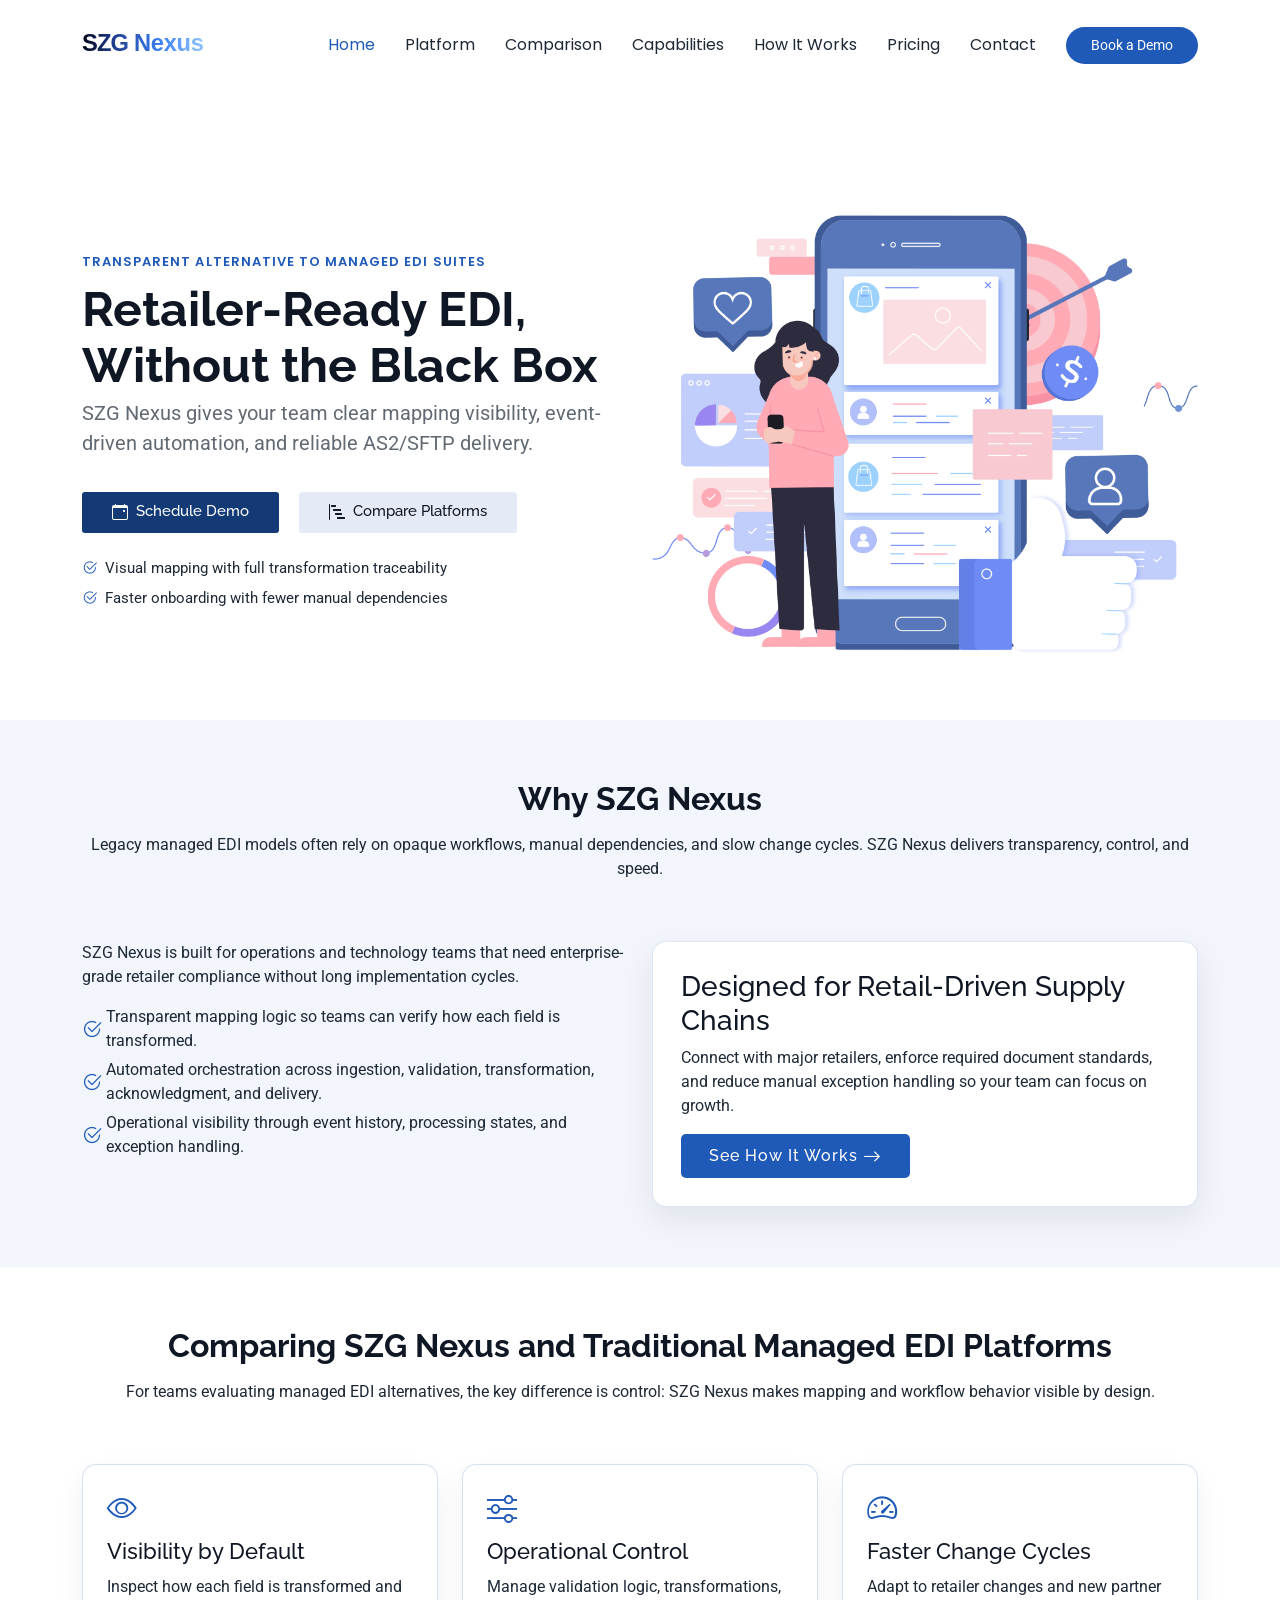
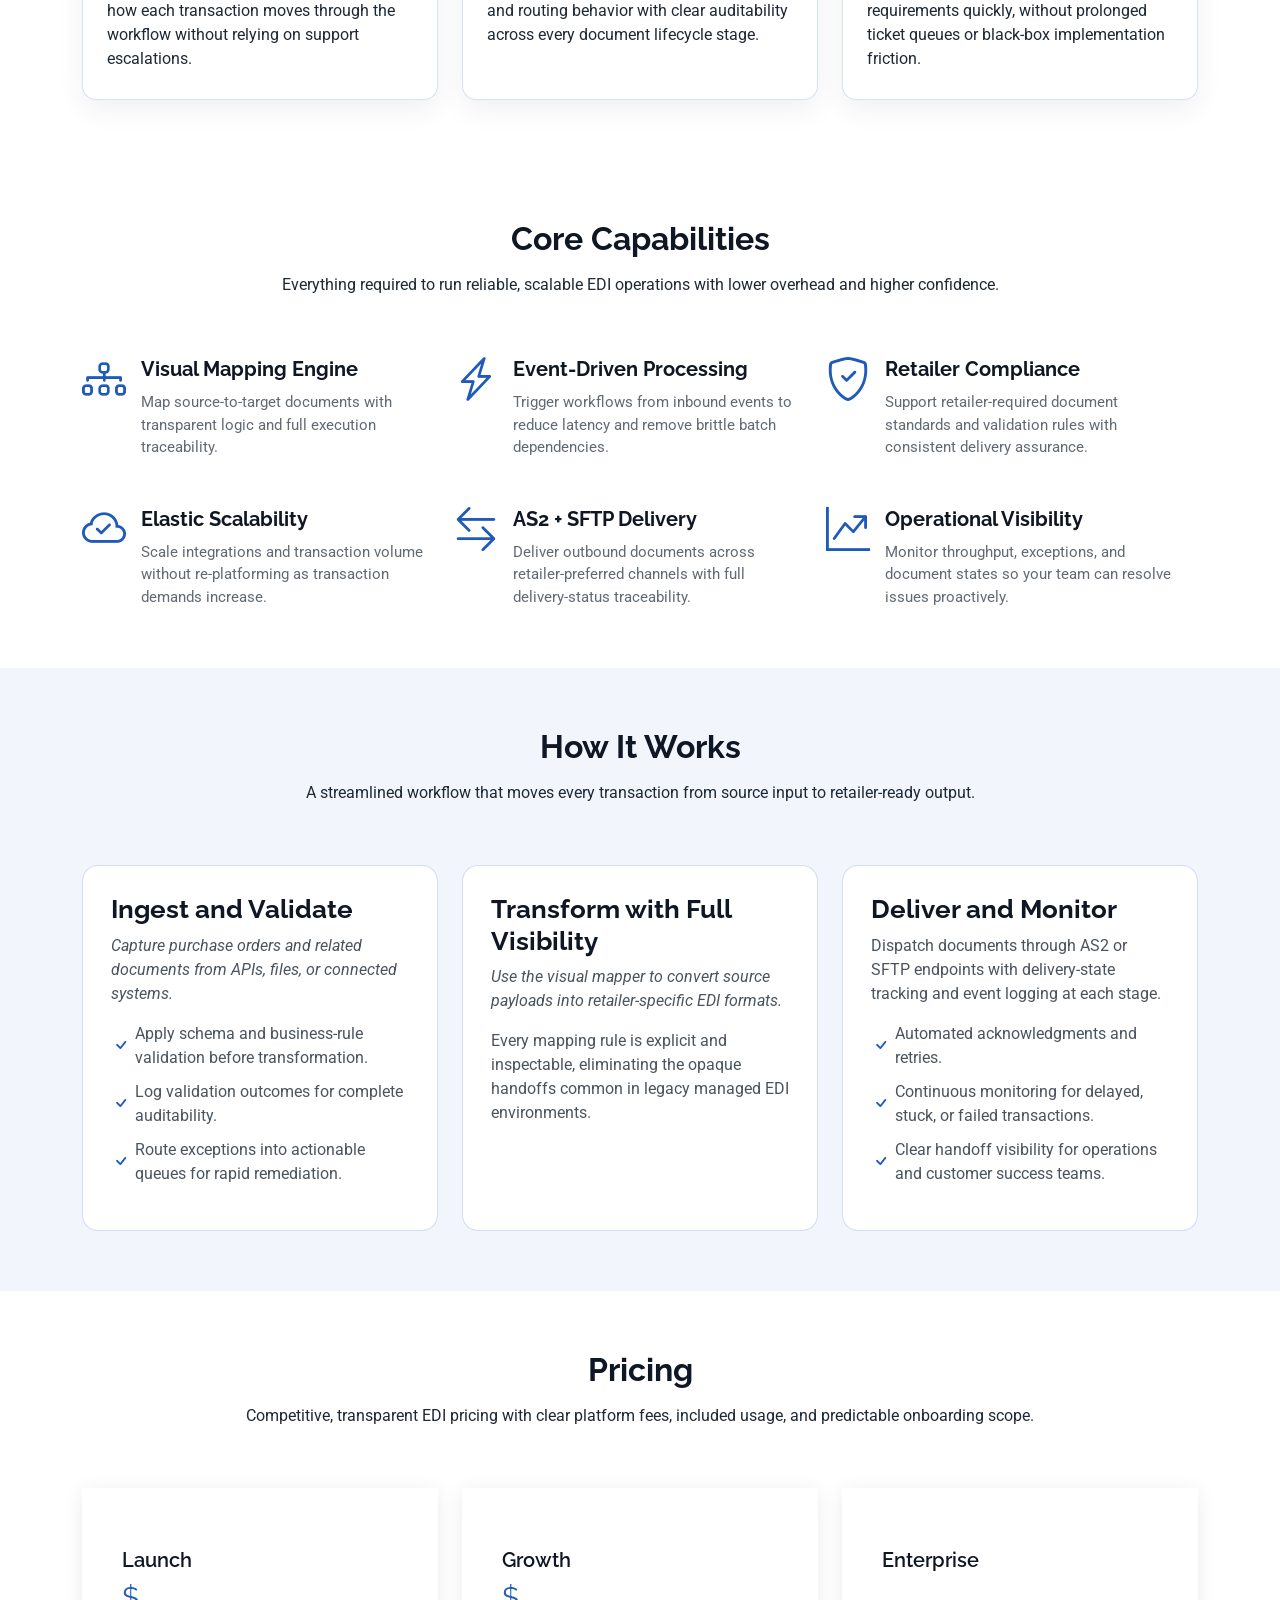
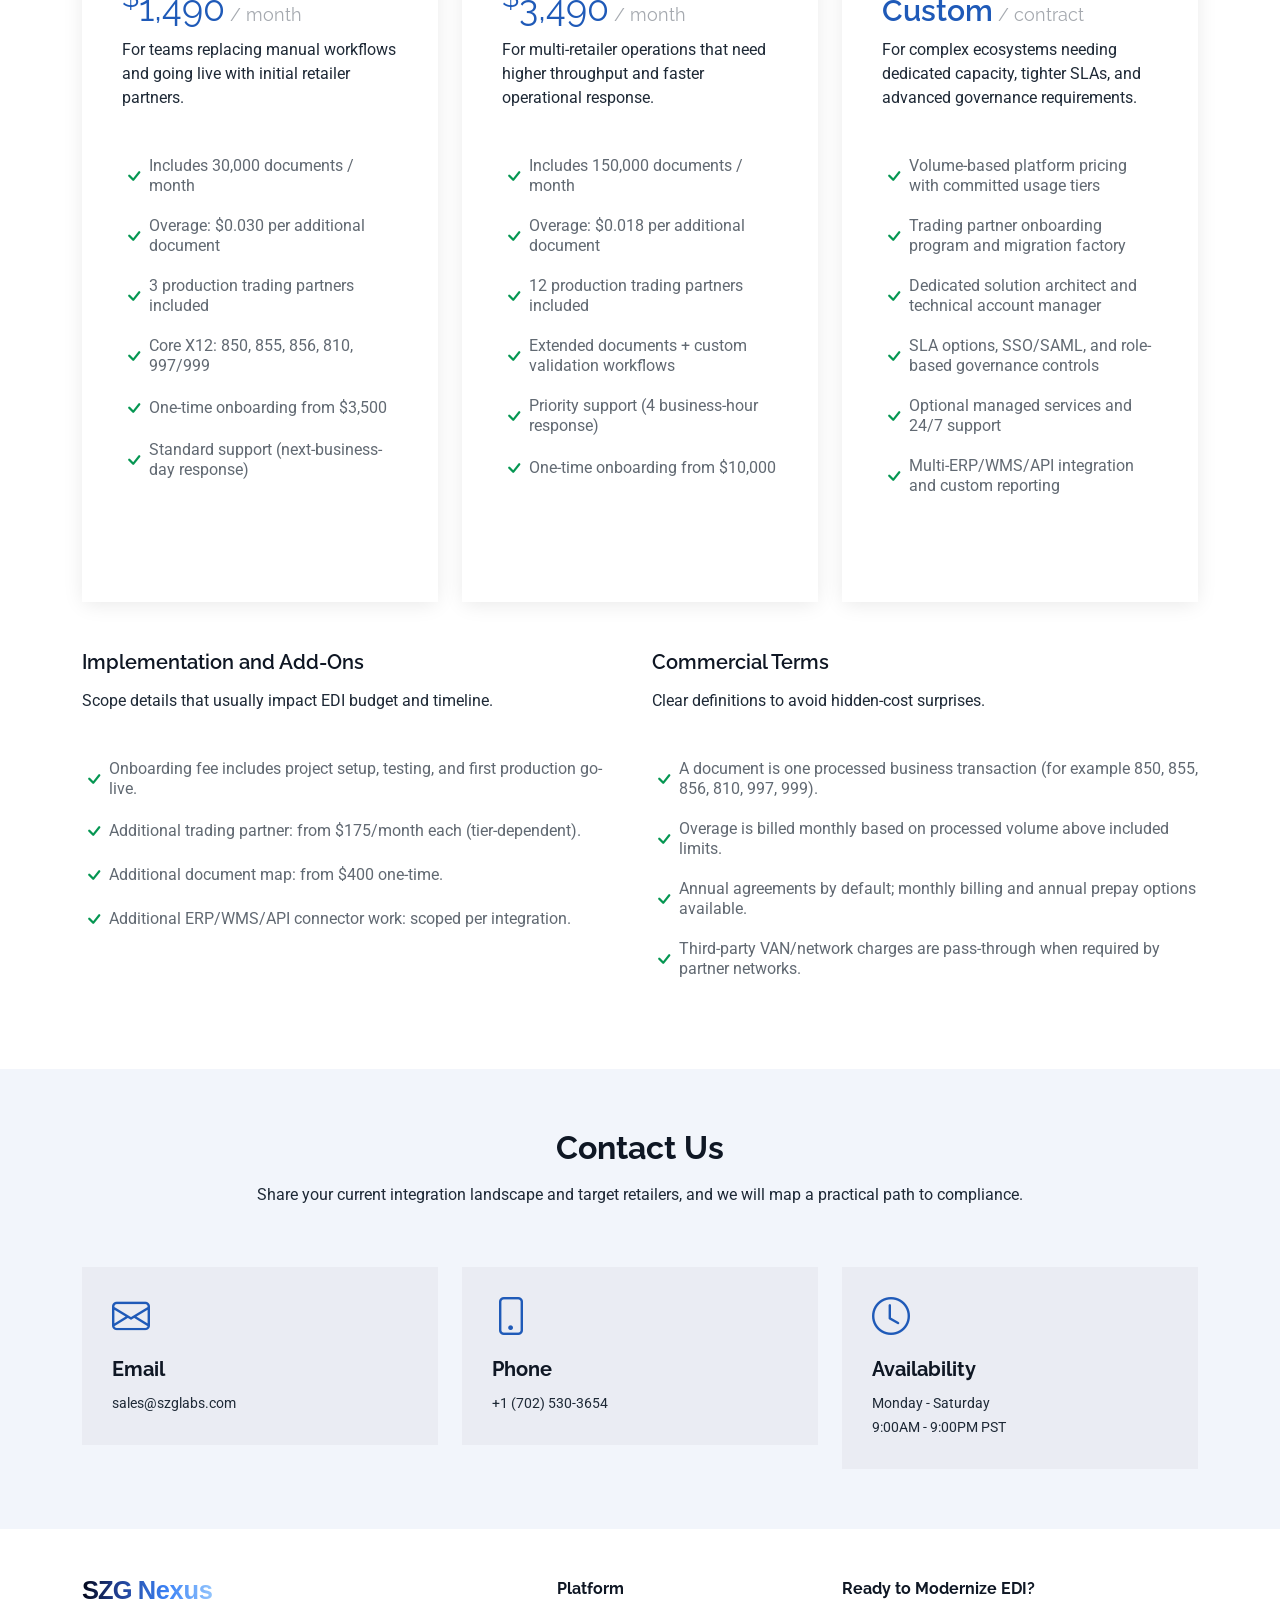
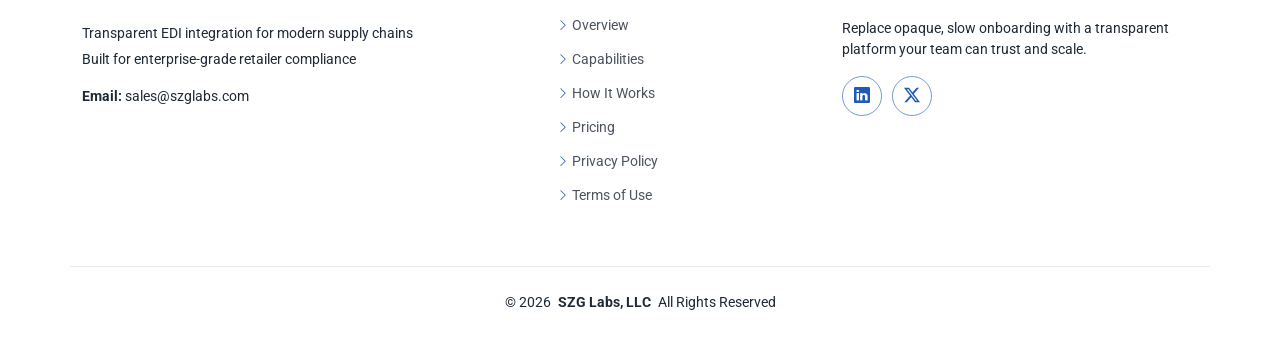
<file: index.html>
<!DOCTYPE html>
<html lang="en">

<head>
  <meta charset="utf-8">
  <meta content="width=device-width, initial-scale=1.0" name="viewport">
  <title>SZG Nexus | Transparent EDI Integration Platform</title>
  <meta name="description" content="SZG Nexus is a transparent, event-driven EDI integration platform for teams that need visibility, control, and faster retailer compliance.">
  <meta name="robots" content="index,follow">
  <link rel="canonical" href="https://nexus.szglabs.com/">
  <link rel="alternate" hreflang="en-US" href="https://nexus.szglabs.com/">
  <meta name="keywords" content="managed EDI alternative, EDI integration platform, retailer compliance, AS2, SFTP, visual mapping, supply chain automation">
  <meta name="author" content="SZG Nexus">
  <meta property="og:url" content="https://nexus.szglabs.com/">
  <meta property="og:site_name" content="SZG Nexus">
  <meta property="og:title" content="SZG Nexus | Transparent EDI Integration Platform">
  <meta property="og:description" content="Automate purchase orders, invoices, and acknowledgments with visual mapping, event-driven orchestration, and operational visibility.">
  <meta property="og:type" content="website">
  <meta property="og:locale" content="en_US">
  <meta property="og:image" content="https://nexus.szglabs.com/assets/img/hero-img.png">
  <meta name="twitter:card" content="summary_large_image">
  <meta name="twitter:title" content="SZG Nexus | Transparent EDI Integration Platform">
  <meta name="twitter:description" content="A transparent, event-driven EDI platform for teams comparing alternatives to managed EDI suites.">
  <meta name="twitter:image" content="https://nexus.szglabs.com/assets/img/hero-img.png">
  <meta name="theme-color" content="#1f5ab8">

  <link href="assets/img/favicon.svg" rel="icon" type="image/svg+xml">
  <link href="assets/img/apple-touch-icon.png" rel="apple-touch-icon">

  <link href="https://fonts.googleapis.com" rel="preconnect">
  <link href="https://fonts.gstatic.com" rel="preconnect" crossorigin>
  <link href="https://fonts.googleapis.com/css2?family=Roboto:wght@300;400;500;700;900&family=Poppins:wght@400;500;600;700&family=Raleway:wght@500;600;700;800&display=swap" rel="stylesheet">

  <link href="assets/vendor/bootstrap/css/bootstrap.min.css" rel="stylesheet">
  <link href="assets/vendor/bootstrap-icons/bootstrap-icons.css" rel="stylesheet">
  <link href="assets/vendor/aos/aos.css" rel="stylesheet">
  <link href="assets/css/main.css" rel="stylesheet">

  <script type="application/ld+json">
    {
      "@context": "https://schema.org",
      "@graph": [
        {
          "@type": "Organization",
          "@id": "https://nexus.szglabs.com/#organization",
          "name": "SZG Nexus",
          "url": "https://nexus.szglabs.com/",
          "logo": "https://nexus.szglabs.com/assets/img/logo.svg"
        },
        {
          "@type": "WebSite",
          "@id": "https://nexus.szglabs.com/#website",
          "url": "https://nexus.szglabs.com/",
          "name": "SZG Nexus",
          "publisher": {
            "@id": "https://nexus.szglabs.com/#organization"
          }
        },
        {
      "@type": "SoftwareApplication",
      "@id": "https://nexus.szglabs.com/#software",
      "name": "SZG Nexus",
      "applicationCategory": "BusinessApplication",
      "operatingSystem": "Web",
      "description": "A transparent, event-driven EDI integration platform for retailer compliance and supply chain automation.",
      "featureList": [
        "Visual mapping engine",
        "AS2 and SFTP delivery",
        "Event-driven orchestration",
        "Retailer-ready integrations"
      ],
      "url": "https://nexus.szglabs.com/",
      "publisher": {
        "@id": "https://nexus.szglabs.com/#organization"
      }
        },
        }
      ]
    }
  </script>

  <!-- Calendly link widget begin -->
  <link href="https://assets.calendly.com/assets/external/widget.css" rel="stylesheet">
  <script src="https://assets.calendly.com/assets/external/widget.js" type="text/javascript" async></script>
  <!-- Calendly link widget end -->
</head>

<body class="index-page">

  <header id="header" class="header d-flex align-items-center sticky-top">
    <div class="container-fluid container-xl position-relative d-flex align-items-center">
      <a href="index.html" class="logo d-flex align-items-center me-auto" aria-label="SZG Nexus home">
        <span class="brand-mark" aria-hidden="true">
          <img src="assets/img/logo.svg" alt="SZG Nexus logo">
        </span>
        <span class="sitename visually-hidden">SZG Nexus</span>
      </a>

      <nav id="navmenu" class="navmenu" aria-label="Primary navigation">
        <ul>
          <li><a href="#hero" class="active">Home</a></li>
          <li><a href="#about">Platform</a></li>
          <li><a href="#comparison">Comparison</a></li>
          <li><a href="#features">Capabilities</a></li>
          <li><a href="#feature-details">How It Works</a></li>
          <li><a href="#pricing">Pricing</a></li>
          <li><a href="#contact">Contact</a></li>
        </ul>
        <i class="mobile-nav-toggle d-xl-none bi bi-list"></i>
      </nav>

      <a href="#" onclick="Calendly.initPopupWidget({url: 'https://calendly.com/szglabs-sales/szg-nexus-solutions-consultation'}); return false;" class="btn-getstarted" rel="noopener noreferrer">
        Book a Demo
      </a>
    </div>
  </header>

  <main class="main">

    <section id="hero" class="hero section">
      <div class="container">
        <div class="row gy-4 align-items-center">
          <div class="col-lg-6 order-lg-last hero-img" data-aos="zoom-out" data-aos-delay="100">
            <img src="assets/img/hero-img.png" class="img-fluid animated" alt="Dashboard view of EDI integration workflows" fetchpriority="high" decoding="async">
          </div>
          <div class="col-lg-6 d-flex flex-column justify-content-center text-center text-md-start" data-aos="fade-in">
            <span class="hero-kicker">Transparent Alternative to Managed EDI Suites</span>
            <h1>Retailer-Ready EDI, Without the Black Box</h1>
            <p>SZG Nexus gives your team clear mapping visibility, event-driven automation, and reliable AS2/SFTP delivery.</p>
            <div class="d-flex mt-4 justify-content-center justify-content-md-start hero-cta-group">
              <!-- <a href="#contact" class="download-btn"><i class="bi bi-calendar-event"></i><span>Schedule Demo</span></a> -->
              <a href="#" class="download-btn" onclick="Calendly.initPopupWidget({url: 'https://calendly.com/szglabs-sales/szg-nexus-solutions-consultation'}); return false;" rel="noopener noreferrer">
                <i class="bi bi-calendar-event"></i><span>Schedule Demo</span></a>
              </a>
              <a href="#comparison" class="download-btn secondary-btn"><i class="bi bi-bar-chart-steps"></i><span>Compare Platforms</span></a>
            </div>
            <ul class="hero-proof mt-4">
              <li><i class="bi bi-check2-circle"></i> Visual mapping with full transformation traceability</li>
              <li><i class="bi bi-check2-circle"></i> Faster onboarding with fewer manual dependencies</li>
            </ul>
          </div>
        </div>
      </div>
    </section>

    <section id="about" class="about section light-background">
      <div class="container section-title" data-aos="fade-up">
        <h2>Why SZG Nexus</h2>
        <p>Legacy managed EDI models often rely on opaque workflows, manual dependencies, and slow change cycles. SZG Nexus delivers transparency, control, and speed.</p>
      </div>

      <div class="container">
        <div class="row gy-4">
          <div class="col-lg-6 content" data-aos="fade-up" data-aos-delay="100">
            <p>
              SZG Nexus is built for operations and technology teams that need enterprise-grade retailer compliance without long implementation cycles.
            </p>
            <ul>
              <li><i class="bi bi-check2-circle"></i> <span>Transparent mapping logic so teams can verify how each field is transformed.</span></li>
              <li><i class="bi bi-check2-circle"></i> <span>Automated orchestration across ingestion, validation, transformation, acknowledgment, and delivery.</span></li>
              <li><i class="bi bi-check2-circle"></i> <span>Operational visibility through event history, processing states, and exception handling.</span></li>
            </ul>
          </div>

          <div class="col-lg-6" data-aos="fade-up" data-aos-delay="200">
            <div class="about-card">
              <h3>Designed for Retail-Driven Supply Chains</h3>
              <p>Connect with major retailers, enforce required document standards, and reduce manual exception handling so your team can focus on growth.</p>
              <a href="#feature-details" class="read-more"><span>See How It Works</span><i class="bi bi-arrow-right"></i></a>
            </div>
          </div>
        </div>
      </div>
    </section>

    <section id="comparison" class="comparison section">
      <div class="container section-title" data-aos="fade-up">
        <h2>Comparing SZG Nexus and Traditional Managed EDI Platforms</h2>
        <p>For teams evaluating managed EDI alternatives, the key difference is control: SZG Nexus makes mapping and workflow behavior visible by design.</p>
      </div>

      <div class="container">
        <div class="row g-4">
          <div class="col-lg-4" data-aos="fade-up" data-aos-delay="100">
            <div class="comparison-card">
              <i class="bi bi-eye"></i>
              <h3>Visibility by Default</h3>
              <p>Inspect how each field is transformed and how each transaction moves through the workflow without relying on support escalations.</p>
            </div>
          </div>
          <div class="col-lg-4" data-aos="fade-up" data-aos-delay="200">
            <div class="comparison-card">
              <i class="bi bi-sliders"></i>
              <h3>Operational Control</h3>
              <p>Manage validation logic, transformations, and routing behavior with clear auditability across every document lifecycle stage.</p>
            </div>
          </div>
          <div class="col-lg-4" data-aos="fade-up" data-aos-delay="300">
            <div class="comparison-card">
              <i class="bi bi-speedometer2"></i>
              <h3>Faster Change Cycles</h3>
              <p>Adapt to retailer changes and new partner requirements quickly, without prolonged ticket queues or black-box implementation friction.</p>
            </div>
          </div>
        </div>
      </div>
    </section>

    <section id="features" class="features section">
      <div class="container section-title" data-aos="fade-up">
        <h2>Core Capabilities</h2>
        <p>Everything required to run reliable, scalable EDI operations with lower overhead and higher confidence.</p>
      </div>

      <div class="container">
        <div class="row gy-5">
          <!-- <div class="col-xl-5 d-flex align-items-center" data-aos="fade-up" data-aos-delay="100">
            <img src="assets/img/features.svg" class="img-fluid features-illustration" alt="Illustration of connected EDI systems" loading="lazy" decoding="async">
          </div> -->

          <div class="col-lg-12" data-aos="fade-up" data-aos-delay="200">
            <div class="row gy-5 w-100">
              <div class="col-md-6 col-lg-4 icon-box">
                <i class="bi bi-diagram-3"></i>
                <div>
                  <h4>Visual Mapping Engine</h4>
                  <p>Map source-to-target documents with transparent logic and full execution traceability.</p>
                </div>
              </div>

              <div class="col-md-6 col-lg-4 icon-box">
                <i class="bi bi-lightning-charge"></i>
                <div>
                  <h4>Event-Driven Processing</h4>
                  <p>Trigger workflows from inbound events to reduce latency and remove brittle batch dependencies.</p>
                </div>
              </div>

              <div class="col-md-6 col-lg-4 icon-box">
                <i class="bi bi-shield-check"></i>
                <div>
                  <h4>Retailer Compliance</h4>
                  <p>Support retailer-required document standards and validation rules with consistent delivery assurance.</p>
                </div>
              </div>

              <div class="col-md-6 col-lg-4 icon-box">
                <i class="bi bi-cloud-check"></i>
                <div>
                  <h4>Elastic Scalability</h4>
                  <p>Scale integrations and transaction volume without re-platforming as transaction demands increase.</p>
                </div>
              </div>

              <div class="col-md-6 col-lg-4 icon-box">
                <i class="bi bi-arrow-left-right"></i>
                <div>
                  <h4>AS2 + SFTP Delivery</h4>
                  <p>Deliver outbound documents across retailer-preferred channels with full delivery-status traceability.</p>
                </div>
              </div>

              <div class="col-md-6 col-lg-4 icon-box">
                <i class="bi bi-graph-up-arrow"></i>
                <div>
                  <h4>Operational Visibility</h4>
                  <p>Monitor throughput, exceptions, and document states so your team can resolve issues proactively.</p>
                </div>
              </div>
            </div>
          </div>
        </div>
      </div>
    </section>

    <section id="feature-details" class="feature-details section light-background">
      <div class="container section-title" data-aos="fade-up">
        <h2>How It Works</h2>
        <p>A streamlined workflow that moves every transaction from source input to retailer-ready output.</p>
      </div>

      <div class="container">
        <div class="row gy-4">
          <div class="col-lg-4 col-md-6" data-aos="fade-up" data-aos-delay="100">
            <div class="features-item h-100">
              <h3>Ingest and Validate</h3>
              <p class="fst-italic">Capture purchase orders and related documents from APIs, files, or connected systems.</p>
              <ul>
                <li><i class="bi bi-check"></i><span> Apply schema and business-rule validation before transformation.</span></li>
                <li><i class="bi bi-check"></i><span> Log validation outcomes for complete auditability.</span></li>
                <li><i class="bi bi-check"></i><span> Route exceptions into actionable queues for rapid remediation.</span></li>
              </ul>
            </div>
          </div>

          <div class="col-lg-4 col-md-6" data-aos="fade-up" data-aos-delay="200">
            <div class="features-item h-100">
              <h3>Transform with Full Visibility</h3>
              <p class="fst-italic">Use the visual mapper to convert source payloads into retailer-specific EDI formats.</p>
              <p>Every mapping rule is explicit and inspectable, eliminating the opaque handoffs common in legacy managed EDI environments.</p>
            </div>
          </div>

          <div class="col-lg-4 col-md-6" data-aos="fade-up" data-aos-delay="300">
            <div class="features-item h-100">
              <h3>Deliver and Monitor</h3>
              <p>Dispatch documents through AS2 or SFTP endpoints with delivery-state tracking and event logging at each stage.</p>
              <ul>
                <li><i class="bi bi-check"></i> <span>Automated acknowledgments and retries.</span></li>
                <li><i class="bi bi-check"></i><span> Continuous monitoring for delayed, stuck, or failed transactions.</span></li>
                <li><i class="bi bi-check"></i> <span>Clear handoff visibility for operations and customer success teams.</span></li>
              </ul>
            </div>
          </div>
        </div>
      </div>
    </section>

    <section id="pricing" class="pricing section">
      <div class="container section-title" data-aos="fade-up">
        <h2>Pricing</h2>
        <p>Competitive, transparent EDI pricing with clear platform fees, included usage, and predictable onboarding scope.</p>
      </div>

      <div class="container">
        <div class="row gy-4">
          <div class="col-lg-4" data-aos="fade-up" data-aos-delay="100">
            <div class="pricing-item">
              <h3>Launch</h3>
              <h4><sup>$</sup>1,490<span> / month</span></h4>
              <p>For teams replacing manual workflows and going live with initial retailer partners.</p>
              <ul>
                <li><i class="bi bi-check"></i><span> Includes 30,000 documents / month</span></li>
                <li><i class="bi bi-check"></i><span> Overage: $0.030 per additional document</span></li>
                <li><i class="bi bi-check"></i><span> 3 production trading partners included</span></li>
                <li><i class="bi bi-check"></i><span> Core X12: 850, 855, 856, 810, 997/999</span></li>
                <li><i class="bi bi-check"></i><span> One-time onboarding from $3,500</span></li>
                <li><i class="bi bi-check"></i><span> Standard support (next-business-day response)</span></li>
              </ul>
            </div>
          </div>

          <div class="col-lg-4" data-aos="fade-up" data-aos-delay="200">
            <div class="pricing-item">
              <h3>Growth</h3>
              <h4><sup>$</sup>3,490<span> / month</span></h4>
              <p>For multi-retailer operations that need higher throughput and faster operational response.</p>
              <ul>
                <li><i class="bi bi-check"></i><span> Includes 150,000 documents / month</span></li>
                <li><i class="bi bi-check"></i><span> Overage: $0.018 per additional document</span></li>
                <li><i class="bi bi-check"></i><span> 12 production trading partners included</span></li>
                <li><i class="bi bi-check"></i><span> Extended documents + custom validation workflows</span></li>
                <li><i class="bi bi-check"></i><span> Priority support (4 business-hour response)</span></li>
                <li><i class="bi bi-check"></i><span> One-time onboarding from $10,000</span></li>
              </ul>
            </div>
          </div>

          <div class="col-lg-4" data-aos="fade-up" data-aos-delay="300">
            <div class="pricing-item">
              <h3>Enterprise</h3>
              <h4><span class="custom-price-label">Custom</span><span> / contract</span></h4>
              <p>For complex ecosystems needing dedicated capacity, tighter SLAs, and advanced governance requirements.</p>
              <ul>
                <li><i class="bi bi-check"></i><span> Volume-based platform pricing with committed usage tiers</span></li>
                <li><i class="bi bi-check"></i><span> Trading partner onboarding program and migration factory</span></li>
                <li><i class="bi bi-check"></i><span> Dedicated solution architect and technical account manager</span></li>
                <li><i class="bi bi-check"></i><span> SLA options, SSO/SAML, and role-based governance controls</span></li>
                <li><i class="bi bi-check"></i><span> Optional managed services and 24/7 support</span></li>
                <li><i class="bi bi-check"></i><span> Multi-ERP/WMS/API integration and custom reporting</span></li>
              </ul>
            </div>
          </div>
        </div>
        <div class="row mt-4 gy-4" data-aos="fade-up" data-aos-delay="350">
          <div class="col-lg-6">
            <div class="comparison-card">
              <h3>Implementation and Add-Ons</h3>
              <p>Scope details that usually impact EDI budget and timeline.</p>
              <ul class="mb-0">
                <li><i class="bi bi-check"></i><span> Onboarding fee includes project setup, testing, and first production go-live.</span></li>
                <li><i class="bi bi-check"></i><span> Additional trading partner: from $175/month each (tier-dependent).</span></li>
                <li><i class="bi bi-check"></i><span> Additional document map: from $400 one-time.</span></li>
                <li><i class="bi bi-check"></i><span> Additional ERP/WMS/API connector work: scoped per integration.</span></li>
              </ul>
            </div>
          </div>
          <div class="col-lg-6">
            <div class="comparison-card">
              <h3>Commercial Terms</h3>
              <p>Clear definitions to avoid hidden-cost surprises.</p>
              <ul class="mb-0">
                <li><i class="bi bi-check"></i><span> A document is one processed business transaction (for example 850, 855, 856, 810, 997, 999).</span></li>
                <li><i class="bi bi-check"></i><span> Overage is billed monthly based on processed volume above included limits.</span></li>
                <li><i class="bi bi-check"></i><span> Annual agreements by default; monthly billing and annual prepay options available.</span></li>
                <li><i class="bi bi-check"></i><span> Third-party VAN/network charges are pass-through when required by partner networks.</span></li>
              </ul>
            </div>
          </div>
        </div>
      </div>
    </section>

    <section id="contact" class="contact section light-background">
      <div class="container section-title" data-aos="fade-up">
        <h2>Contact Us</h2>
        <p>Share your current integration landscape and target retailers, and we will map a practical path to compliance.</p>
      </div>

      <div class="container" data-aos="fade-up" data-aos-delay="100">
        <div class="row gy-4">
          <div class="col-lg-12">
            <div class="row gy-4">

              <div class="col-md-4">
                <div class="info-item" data-aos="fade" data-aos-delay="400">
                  <i class="bi bi-envelope"></i>
                  <h3>Email</h3>
                  <p>sales@szglabs.com</p>
                </div>
              </div>

              <div class="col-md-4">
                <div class="info-item" data-aos="fade" data-aos-delay="400">
                  <i class="bi bi-phone"></i>
                  <h3>Phone</h3>
                  <p>+1 (702) 530-3654</p>
                </div>
              </div>

              <div class="col-md-4">
                <div class="info-item" data-aos="fade" data-aos-delay="500">
                  <i class="bi bi-clock"></i>
                  <h3>Availability</h3>
                  <p>Monday - Saturday</p>
                  <p>9:00AM - 9:00PM PST</p>
                </div>
              </div>
            </div>
          </div>

          <!-- <div class="col-lg-6">
            <form id="syzygy-email" action="https://formspree.io/f/mqeyzggq" method="post" class="php-email-form" data-aos="fade-up" data-aos-delay="200">
              <div class="row gy-4">
          
                <div class="col-12">
                  <label for="email" class="form-label">Email Address</label>
                  <input type="email" id="email" class="form-control" name="email" placeholder="you@example.com" required>
                </div>
          
                <div class="col-12">
                  <label for="message" class="form-label">Your Message</label>
                  <textarea id="message" class="form-control" name="message" rows="6" placeholder="Type your message here..." required></textarea>
                </div>
          
                <div class="col-12 text-center">
                  <div class="loading" style="display: none;">Loading</div>
                  <div class="error-message" style="display: none;"></div>
                  <div class="sent-message" style="display: none;">Your message has been sent. Thank you!</div>
                  <button type="submit">Send Message</button>
                </div>
          
              </div>
            </form>
          </div> -->
        </div>
      </div>
    </section>

  </main>

  <footer id="footer" class="footer">
    <div class="container footer-top">
      <div class="row gy-4">
        <div class="col-lg-5 col-md-6 footer-about">
          <a href="index.html" class="d-flex align-items-center">
            <img src="assets/img/logo.svg" alt="SZG Nexus logo">
          </a>
          <div class="footer-contact pt-3">
            <p>Transparent EDI integration for modern supply chains</p>
            <p>Built for enterprise-grade retailer compliance</p>
            <p class="mt-3"><strong>Email:</strong> <span>sales@szglabs.com</span></p>
          </div>
        </div>

        <div class="col-lg-3 col-md-3 footer-links">
          <h4>Platform</h4>
          <ul>
            <li><i class="bi bi-chevron-right"></i> <a href="#about">Overview</a></li>
            <li><i class="bi bi-chevron-right"></i> <a href="#features">Capabilities</a></li>
            <li><i class="bi bi-chevron-right"></i> <a href="#feature-details">How It Works</a></li>
            <li><i class="bi bi-chevron-right"></i> <a href="#pricing">Pricing</a></li>
            <li><i class="bi bi-chevron-right"></i> <a href="privacy-policy.html">Privacy Policy</a></li>
            <li><i class="bi bi-chevron-right"></i> <a href="terms-of-use.html">Terms of Use</a></li>
          </ul>
        </div>

        <div class="col-lg-4 col-md-12">
          <h4>Ready to Modernize EDI?</h4>
          <p>Replace opaque, slow onboarding with a transparent platform your team can trust and scale.</p>
          <div class="social-links d-flex">
            <a href="https://www.linkedin.com/shareArticle?mini=true&url=https://www.edinexus.io/&title=SZG%20Nexus%20%7C%20Transparent%20EDI%20Integration%20Platform" target="_blank" rel="noopener" aria-label="Share on LinkedIn"><i class="bi bi-linkedin"></i></a>
            <a href="https://twitter.com/share?url=https://www.edinexus.io/&text=A%20transparent%2C%20event-driven%20EDI%20platform%20for%20teams%20comparing%20alternatives%20to%20managed%20EDI%20suites." target="_blank" rel="noopener" aria-label="Share on X"><i class="bi bi-twitter-x"></i></a>
          </div>
        </div>
      </div>
    </div>

    <div class="container copyright text-center mt-4">
      <p>&copy; <span>2026</span> <strong class="px-1 sitename">SZG Labs, LLC</strong> <span>All Rights Reserved</span></p>
    </div>
  </footer>

  <a href="#" id="scroll-top" class="scroll-top d-flex align-items-center justify-content-center" aria-label="Scroll to top"><i class="bi bi-arrow-up-short"></i></a>
  <div id="preloader"></div>

  <script src="assets/vendor/bootstrap/js/bootstrap.bundle.min.js"></script>
  <script src="assets/vendor/php-email-form/validate.js"></script>
  <script src="assets/vendor/aos/aos.js"></script>
  <script src="assets/js/main.js"></script>

</body>

</html>
</file>
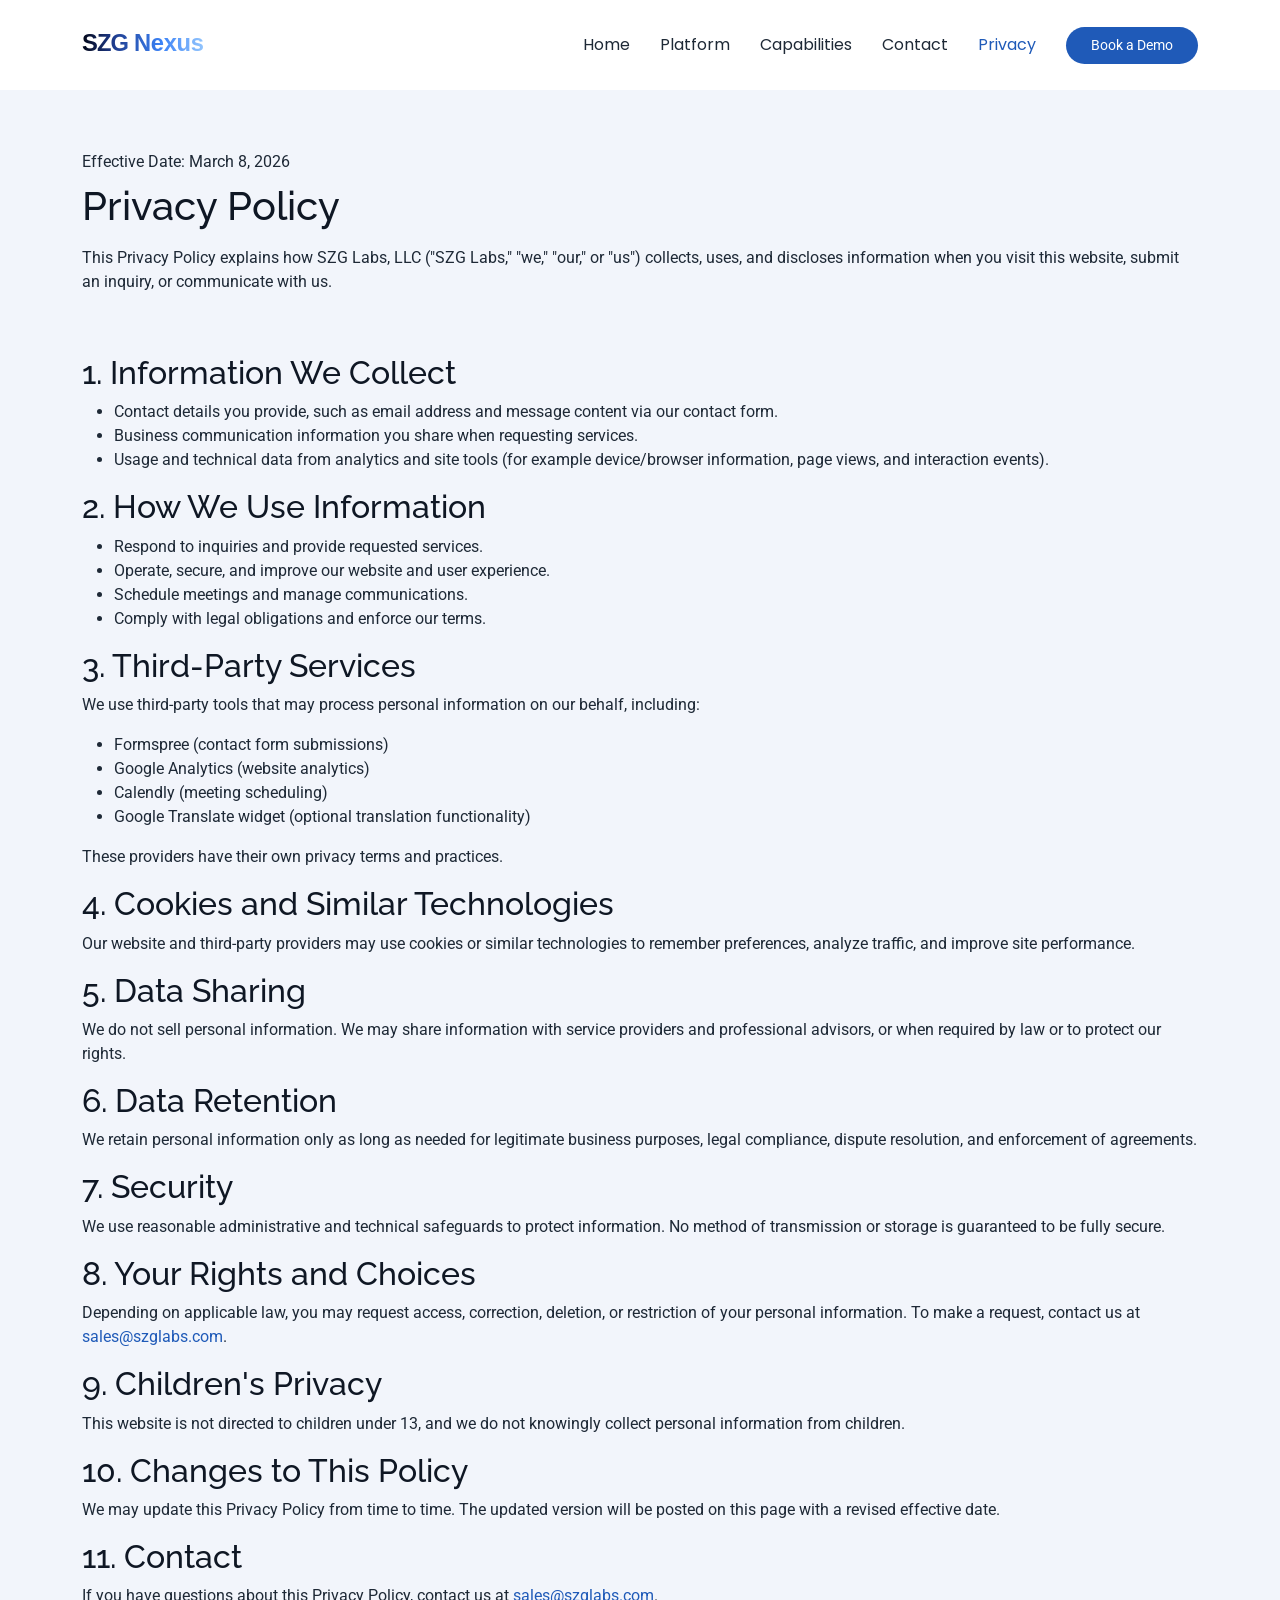
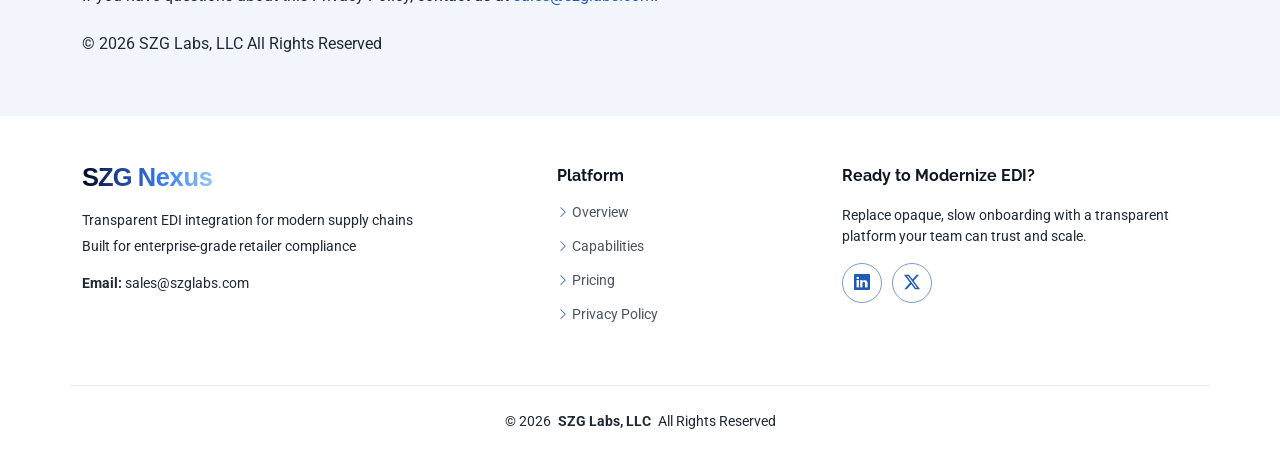
<file: privacy-policy.html>
<!DOCTYPE html>
<html lang="en">

<head>
  <meta charset="utf-8">
  <meta content="width=device-width, initial-scale=1.0" name="viewport">
  <title>Privacy Policy | SZG Nexus</title>
  <meta name="description" content="Privacy Policy for SZG Labs, LLC covering SZG Nexus and this website.">
  <meta name="robots" content="index,follow">
  <link rel="canonical" href="https://nexus.szglabs.com/privacy-policy.html">

  <link href="assets/img/favicon.svg" rel="icon" type="image/svg+xml">
  <link href="assets/img/apple-touch-icon.png" rel="apple-touch-icon">

  <link href="https://fonts.googleapis.com" rel="preconnect">
  <link href="https://fonts.gstatic.com" rel="preconnect" crossorigin>
  <link href="https://fonts.googleapis.com/css2?family=Roboto:wght@300;400;500;700;900&family=Poppins:wght@400;500;600;700&family=Raleway:wght@500;600;700;800&display=swap" rel="stylesheet">

  <link href="assets/vendor/bootstrap/css/bootstrap.min.css" rel="stylesheet">
  <link href="assets/vendor/bootstrap-icons/bootstrap-icons.css" rel="stylesheet">
  <link href="assets/vendor/aos/aos.css" rel="stylesheet">
  <link href="assets/css/main.css" rel="stylesheet">
</head>

<body class="inner-page">

  <header id="header" class="header d-flex align-items-center sticky-top">
    <div class="container-fluid container-xl position-relative d-flex align-items-center">
      <a href="index.html" class="logo d-flex align-items-center me-auto" aria-label="SZG Nexus home">
        <span class="brand-mark" aria-hidden="true">
          <img src="assets/img/logo.svg" alt="SZG Nexus logo">
        </span>
        <span class="sitename visually-hidden">SZG Nexus</span>
      </a>

      <nav id="navmenu" class="navmenu" aria-label="Primary navigation">
        <ul>
          <li><a href="index.html#hero">Home</a></li>
          <li><a href="index.html#about">Platform</a></li>
          <li><a href="index.html#features">Capabilities</a></li>
          <li><a href="index.html#contact">Contact</a></li>
          <li><a href="privacy-policy.html" class="active">Privacy</a></li>
        </ul>
        <i class="mobile-nav-toggle d-xl-none bi bi-list"></i>
      </nav>

      <a href="#" onclick="Calendly.initPopupWidget({url: 'https://calendly.com/szglabs-sales/szg-nexus-solutions-consultation'}); return false;" class="btn-getstarted" rel="noopener noreferrer">
        Book a Demo
      </a>
    </div>
  </header>

  <main class="main">
    <section class="section light-background">
      <div class="container" data-aos="fade-up">
        <div class="section-title text-start">
          <p class="mb-2">Effective Date: March 8, 2026</p>
          <h1>Privacy Policy</h1>
          <p class="mt-3">This Privacy Policy explains how SZG Labs, LLC ("SZG Labs," "we," "our," or "us") collects, uses, and discloses information when you visit this website, submit an inquiry, or communicate with us.</p>
        </div>

        <div class="privacy-content">
          <h2>1. Information We Collect</h2>
          <ul>
            <li>Contact details you provide, such as email address and message content via our contact form.</li>
            <li>Business communication information you share when requesting services.</li>
            <li>Usage and technical data from analytics and site tools (for example device/browser information, page views, and interaction events).</li>
          </ul>

          <h2>2. How We Use Information</h2>
          <ul>
            <li>Respond to inquiries and provide requested services.</li>
            <li>Operate, secure, and improve our website and user experience.</li>
            <li>Schedule meetings and manage communications.</li>
            <li>Comply with legal obligations and enforce our terms.</li>
          </ul>

          <h2>3. Third-Party Services</h2>
          <p>We use third-party tools that may process personal information on our behalf, including:</p>
          <ul>
            <li>Formspree (contact form submissions)</li>
            <li>Google Analytics (website analytics)</li>
            <li>Calendly (meeting scheduling)</li>
            <li>Google Translate widget (optional translation functionality)</li>
          </ul>
          <p>These providers have their own privacy terms and practices.</p>

          <h2>4. Cookies and Similar Technologies</h2>
          <p>Our website and third-party providers may use cookies or similar technologies to remember preferences, analyze traffic, and improve site performance.</p>

          <h2>5. Data Sharing</h2>
          <p>We do not sell personal information. We may share information with service providers and professional advisors, or when required by law or to protect our rights.</p>

          <h2>6. Data Retention</h2>
          <p>We retain personal information only as long as needed for legitimate business purposes, legal compliance, dispute resolution, and enforcement of agreements.</p>

          <h2>7. Security</h2>
          <p>We use reasonable administrative and technical safeguards to protect information. No method of transmission or storage is guaranteed to be fully secure.</p>

          <h2>8. Your Rights and Choices</h2>
          <p>Depending on applicable law, you may request access, correction, deletion, or restriction of your personal information. To make a request, contact us at <a href="mailto:sales@szglabs.com">sales@szglabs.com</a>.</p>

          <h2>9. Children's Privacy</h2>
          <p>This website is not directed to children under 13, and we do not knowingly collect personal information from children.</p>

          <h2>10. Changes to This Policy</h2>
          <p>We may update this Privacy Policy from time to time. The updated version will be posted on this page with a revised effective date.</p>

          <h2>11. Contact</h2>
          <p>If you have questions about this Privacy Policy, contact us at <a href="mailto:sales@szglabs.com">sales@szglabs.com</a>.</p>

          <p class="mt-4 mb-0">&copy; 2026 SZG Labs, LLC All Rights Reserved</p>
        </div>
      </div>
    </section>
  </main>

  <footer id="footer" class="footer">
    <div class="container footer-top">
      <div class="row gy-4">
        <div class="col-lg-5 col-md-6 footer-about">
          <a href="index.html" class="d-flex align-items-center">
            <img src="assets/img/logo.svg" alt="SZG Nexus logo">
          </a>
          <div class="footer-contact pt-3">
            <p>Transparent EDI integration for modern supply chains</p>
            <p>Built for enterprise-grade retailer compliance</p>
            <p class="mt-3"><strong>Email:</strong> <span>sales@szglabs.com</span></p>
          </div>
        </div>

        <div class="col-lg-3 col-md-3 footer-links">
          <h4>Platform</h4>
          <ul>
            <li><i class="bi bi-chevron-right"></i> <a href="index.html#about">Overview</a></li>
            <li><i class="bi bi-chevron-right"></i> <a href="index.html#features">Capabilities</a></li>
            <li><i class="bi bi-chevron-right"></i> <a href="index.html#pricing">Pricing</a></li>
            <li><i class="bi bi-chevron-right"></i> <a href="privacy-policy.html">Privacy Policy</a></li>
          </ul>
        </div>

        <div class="col-lg-4 col-md-12">
          <h4>Ready to Modernize EDI?</h4>
          <p>Replace opaque, slow onboarding with a transparent platform your team can trust and scale.</p>
          <div class="social-links d-flex">
            <a href="https://www.linkedin.com/shareArticle?mini=true&url=https://www.edinexus.io/&title=SZG%20Nexus%20%7C%20Transparent%20EDI%20Integration%20Platform" target="_blank" rel="noopener" aria-label="Share on LinkedIn"><i class="bi bi-linkedin"></i></a>
            <a href="https://twitter.com/share?url=https://www.edinexus.io/&text=A%20transparent%2C%20event-driven%20EDI%20platform%20for%20teams%20comparing%20alternatives%20to%20managed%20EDI%20suites." target="_blank" rel="noopener" aria-label="Share on X"><i class="bi bi-twitter-x"></i></a>
          </div>
        </div>
      </div>
    </div>

    <div class="container copyright text-center mt-4">
      <p>&copy; <span>2026</span> <strong class="px-1 sitename">SZG Labs, LLC</strong> <span>All Rights Reserved</span></p>
    </div>
  </footer>

  <a href="#" id="scroll-top" class="scroll-top d-flex align-items-center justify-content-center" aria-label="Scroll to top"><i class="bi bi-arrow-up-short"></i></a>
  <div id="preloader"></div>

  <script src="assets/vendor/bootstrap/js/bootstrap.bundle.min.js"></script>
  <script src="assets/vendor/php-email-form/validate.js"></script>
  <script src="assets/vendor/aos/aos.js"></script>
  <script src="assets/js/main.js"></script>

</body>

</html>
</file>
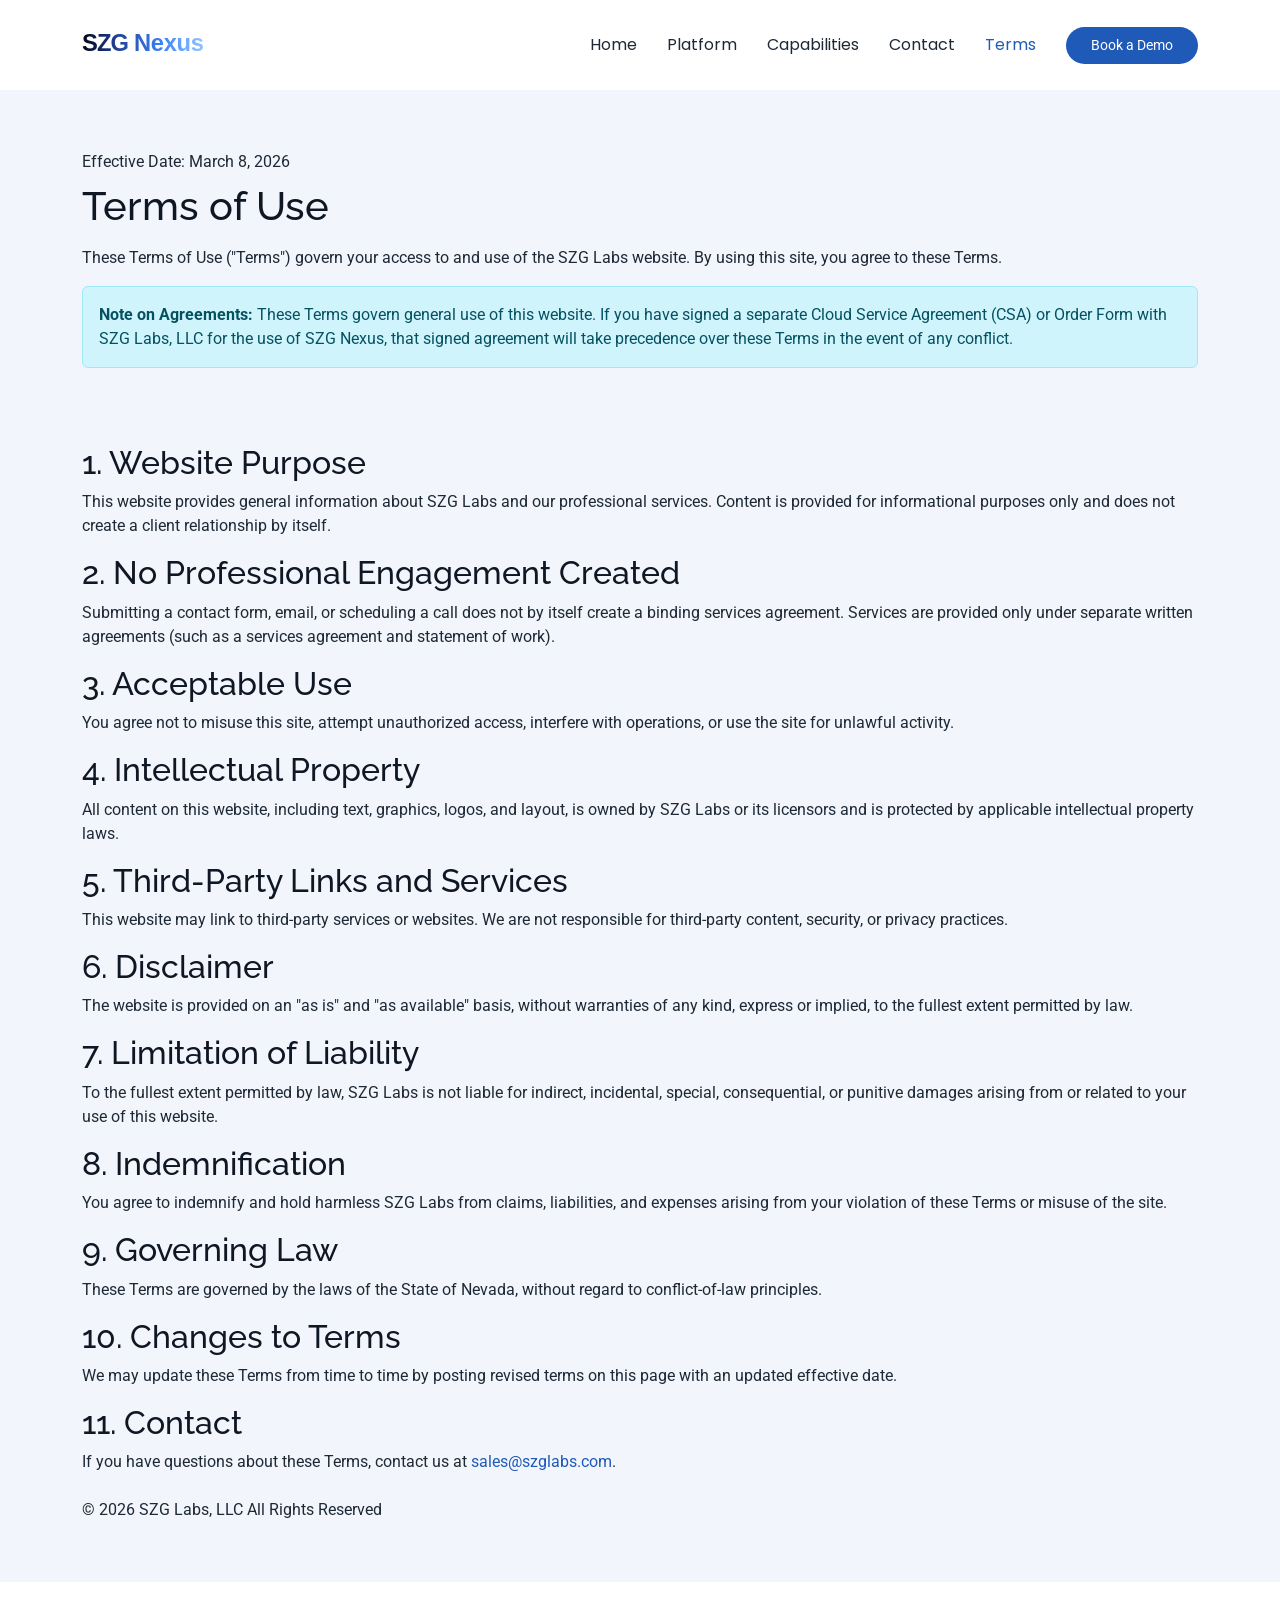
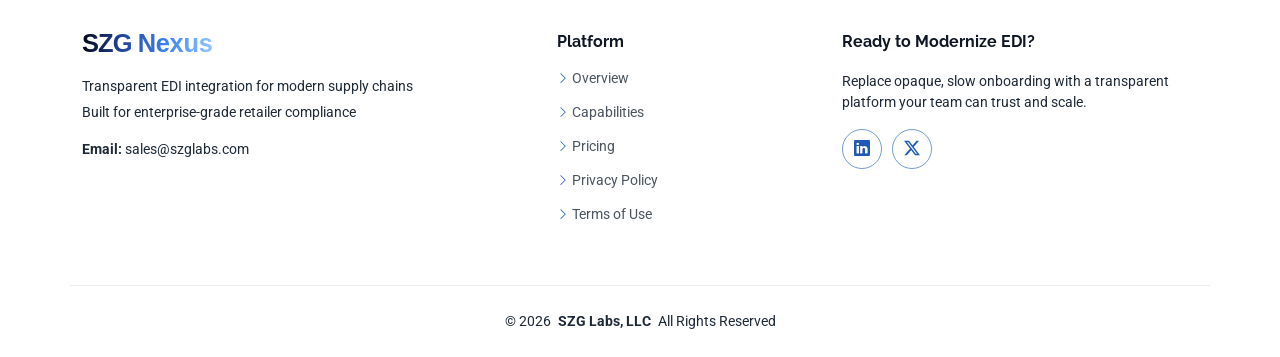
<file: terms-of-use.html>
<!DOCTYPE html>
<html lang="en">

<head>
  <meta charset="utf-8">
  <meta content="width=device-width, initial-scale=1.0" name="viewport">
  <title>Terms of Use | SZG Nexus</title>
  <meta name="description" content="Terms of Use for SZG Labs, LLC covering this website.">
  <meta name="robots" content="index,follow">
  <link rel="canonical" href="https://nexus.szglabs.com/terms-of-use.html">

  <link href="assets/img/favicon.svg" rel="icon" type="image/svg+xml">
  <link href="assets/img/apple-touch-icon.png" rel="apple-touch-icon">

  <link href="https://fonts.googleapis.com" rel="preconnect">
  <link href="https://fonts.gstatic.com" rel="preconnect" crossorigin>
  <link href="https://fonts.googleapis.com/css2?family=Roboto:wght@300;400;500;700;900&family=Poppins:wght@400;500;600;700&family=Raleway:wght@500;600;700;800&display=swap" rel="stylesheet">

  <link href="assets/vendor/bootstrap/css/bootstrap.min.css" rel="stylesheet">
  <link href="assets/vendor/bootstrap-icons/bootstrap-icons.css" rel="stylesheet">
  <link href="assets/vendor/aos/aos.css" rel="stylesheet">
  <link href="assets/css/main.css" rel="stylesheet">
</head>

<body class="inner-page">

  <header id="header" class="header d-flex align-items-center sticky-top">
    <div class="container-fluid container-xl position-relative d-flex align-items-center">
      <a href="index.html" class="logo d-flex align-items-center me-auto" aria-label="SZG Nexus home">
        <span class="brand-mark" aria-hidden="true">
          <img src="assets/img/logo.svg" alt="SZG Nexus logo">
        </span>
        <span class="sitename visually-hidden">SZG Nexus</span>
      </a>

      <nav id="navmenu" class="navmenu" aria-label="Primary navigation">
        <ul>
          <li><a href="index.html#hero">Home</a></li>
          <li><a href="index.html#about">Platform</a></li>
          <li><a href="index.html#features">Capabilities</a></li>
          <li><a href="index.html#contact">Contact</a></li>
          <li><a href="terms-of-use.html" class="active">Terms</a></li>
        </ul>
        <i class="mobile-nav-toggle d-xl-none bi bi-list"></i>
      </nav>

      <a href="#" onclick="Calendly.initPopupWidget({url: 'https://calendly.com/szglabs-sales/szg-nexus-solutions-consultation'}); return false;" class="btn-getstarted" rel="noopener noreferrer">
        Book a Demo
      </a>
    </div>
  </header>

  <main class="main">
    <section class="section light-background">
      <div class="container" data-aos="fade-up">
        <div class="section-title text-start">
          <p class="mb-2">Effective Date: March 8, 2026</p>
          <h1>Terms of Use</h1>
          <p class="mt-3">These Terms of Use ("Terms") govern your access to and use of the SZG Labs website. By using this site, you agree to these Terms.</p>
          <div class="alert alert-info mt-3" role="note">
            <strong>Note on Agreements:</strong> These Terms govern general use of this website. If you have signed a separate Cloud Service Agreement (CSA) or Order Form with SZG Labs, LLC for the use of SZG Nexus, that signed agreement will take precedence over these Terms in the event of any conflict.
          </div>
        </div>

        <div class="privacy-content">
          <h2>1. Website Purpose</h2>
          <p>This website provides general information about SZG Labs and our professional services. Content is provided for informational purposes only and does not create a client relationship by itself.</p>

          <h2>2. No Professional Engagement Created</h2>
          <p>Submitting a contact form, email, or scheduling a call does not by itself create a binding services agreement. Services are provided only under separate written agreements (such as a services agreement and statement of work).</p>

          <h2>3. Acceptable Use</h2>
          <p>You agree not to misuse this site, attempt unauthorized access, interfere with operations, or use the site for unlawful activity.</p>

          <h2>4. Intellectual Property</h2>
          <p>All content on this website, including text, graphics, logos, and layout, is owned by SZG Labs or its licensors and is protected by applicable intellectual property laws.</p>

          <h2>5. Third-Party Links and Services</h2>
          <p>This website may link to third-party services or websites. We are not responsible for third-party content, security, or privacy practices.</p>

          <h2>6. Disclaimer</h2>
          <p>The website is provided on an "as is" and "as available" basis, without warranties of any kind, express or implied, to the fullest extent permitted by law.</p>

          <h2>7. Limitation of Liability</h2>
          <p>To the fullest extent permitted by law, SZG Labs is not liable for indirect, incidental, special, consequential, or punitive damages arising from or related to your use of this website.</p>

          <h2>8. Indemnification</h2>
          <p>You agree to indemnify and hold harmless SZG Labs from claims, liabilities, and expenses arising from your violation of these Terms or misuse of the site.</p>

          <h2>9. Governing Law</h2>
          <p>These Terms are governed by the laws of the State of Nevada, without regard to conflict-of-law principles.</p>

          <h2>10. Changes to Terms</h2>
          <p>We may update these Terms from time to time by posting revised terms on this page with an updated effective date.</p>

          <h2>11. Contact</h2>
          <p>If you have questions about these Terms, contact us at <a href="mailto:sales@szglabs.com">sales@szglabs.com</a>.</p>

          <p class="mt-4 mb-0">&copy; 2026 SZG Labs, LLC All Rights Reserved</p>
        </div>
      </div>
    </section>
  </main>

  <footer id="footer" class="footer">
    <div class="container footer-top">
      <div class="row gy-4">
        <div class="col-lg-5 col-md-6 footer-about">
          <a href="index.html" class="d-flex align-items-center">
            <img src="assets/img/logo.svg" alt="SZG Nexus logo">
          </a>
          <div class="footer-contact pt-3">
            <p>Transparent EDI integration for modern supply chains</p>
            <p>Built for enterprise-grade retailer compliance</p>
            <p class="mt-3"><strong>Email:</strong> <span>sales@szglabs.com</span></p>
          </div>
        </div>

        <div class="col-lg-3 col-md-3 footer-links">
          <h4>Platform</h4>
          <ul>
            <li><i class="bi bi-chevron-right"></i> <a href="index.html#about">Overview</a></li>
            <li><i class="bi bi-chevron-right"></i> <a href="index.html#features">Capabilities</a></li>
            <li><i class="bi bi-chevron-right"></i> <a href="index.html#pricing">Pricing</a></li>
            <li><i class="bi bi-chevron-right"></i> <a href="privacy-policy.html">Privacy Policy</a></li>
            <li><i class="bi bi-chevron-right"></i> <a href="terms-of-use.html">Terms of Use</a></li>
          </ul>
        </div>

        <div class="col-lg-4 col-md-12">
          <h4>Ready to Modernize EDI?</h4>
          <p>Replace opaque, slow onboarding with a transparent platform your team can trust and scale.</p>
          <div class="social-links d-flex">
            <a href="https://www.linkedin.com/shareArticle?mini=true&url=https://www.edinexus.io/&title=SZG%20Nexus%20%7C%20Transparent%20EDI%20Integration%20Platform" target="_blank" rel="noopener" aria-label="Share on LinkedIn"><i class="bi bi-linkedin"></i></a>
            <a href="https://twitter.com/share?url=https://www.edinexus.io/&text=A%20transparent%2C%20event-driven%20EDI%20platform%20for%20teams%20comparing%20alternatives%20to%20managed%20EDI%20suites." target="_blank" rel="noopener" aria-label="Share on X"><i class="bi bi-twitter-x"></i></a>
          </div>
        </div>
      </div>
    </div>

    <div class="container copyright text-center mt-4">
      <p>&copy; <span>2026</span> <strong class="px-1 sitename">SZG Labs, LLC</strong> <span>All Rights Reserved</span></p>
    </div>
  </footer>

  <a href="#" id="scroll-top" class="scroll-top d-flex align-items-center justify-content-center" aria-label="Scroll to top"><i class="bi bi-arrow-up-short"></i></a>
  <div id="preloader"></div>

  <script src="assets/vendor/bootstrap/js/bootstrap.bundle.min.js"></script>
  <script src="assets/vendor/php-email-form/validate.js"></script>
  <script src="assets/vendor/aos/aos.js"></script>
  <script src="assets/js/main.js"></script>

</body>

</html>
</file>
<file: assets/css/main.css>
/**
* Template Name: Appland
* Template URL: https://bootstrapmade.com/free-bootstrap-app-landing-page-template/
* Updated: Aug 07 2024 with Bootstrap v5.3.3
* Author: BootstrapMade.com
* License: https://bootstrapmade.com/license/
*/

/*--------------------------------------------------------------
# Font & Color Variables
# Help: https://bootstrapmade.com/color-system/
--------------------------------------------------------------*/
/* Fonts */
:root {
  --default-font: "Roboto",  system-ui, -apple-system, "Segoe UI", Roboto, "Helvetica Neue", Arial, "Noto Sans", "Liberation Sans", sans-serif, "Apple Color Emoji", "Segoe UI Emoji", "Segoe UI Symbol", "Noto Color Emoji";
  --heading-font: "Raleway",  sans-serif;
  --nav-font: "Poppins",  sans-serif;
}

/* Global Colors - The following color variables are used throughout the website. Updating them here will change the color scheme of the entire website */
:root { 
  --background-color: #ffffff; /* Background color for the entire website, including individual sections */
  --default-color: #1e2936; /* Default color used for the majority of the text content across the entire website */
  --heading-color: #0f1724; /* Color for headings, subheadings and title throughout the website */
  --accent-color: #1f5ab8; /* Accent color that represents your brand on the website. It's used for buttons, links, and other elements that need to stand out */
  --surface-color: #ffffff; /* The surface color is used as a background of boxed elements within sections, such as cards, icon boxes, or other elements that require a visual separation from the global background. */
  --contrast-color: #ffffff; /* Contrast color for text, ensuring readability against backgrounds of accent, heading, or default colors. */
}

/* Nav Menu Colors - The following color variables are used specifically for the navigation menu. They are separate from the global colors to allow for more customization options */
:root {
  --nav-color: #1e2936;  /* The default color of the main navmenu links */
  --nav-hover-color: #1f5ab8; /* Applied to main navmenu links when they are hovered over or active */
  --nav-mobile-background-color: #ffffff; /* Used as the background color for mobile navigation menu */
  --nav-dropdown-background-color: #ffffff; /* Used as the background color for dropdown items that appear when hovering over primary navigation items */
  --nav-dropdown-color: #1e2936; /* Used for navigation links of the dropdown items in the navigation menu. */
  --nav-dropdown-hover-color: #1f5ab8; /* Similar to --nav-hover-color, this color is applied to dropdown navigation links when they are hovered over. */
}

/* Color Presets - These classes override global colors when applied to any section or element, providing reuse of the sam color scheme. */

.light-background {
  --background-color: #f2f5fb;
  --surface-color: #ffffff;
}

.dark-background {
  --background-color: #060606;
  --default-color: #ffffff;
  --heading-color: #ffffff;
  --surface-color: #252525;
  --contrast-color: #ffffff;
}

/* Smooth scroll */
:root {
  scroll-behavior: smooth;
}

/*--------------------------------------------------------------
# General Styling & Shared Classes
--------------------------------------------------------------*/
body {
  color: var(--default-color);
  background-color: var(--background-color);
  font-family: var(--default-font);
}

a {
  color: var(--accent-color);
  text-decoration: none;
  transition: 0.3s;
}

a:hover {
  color: color-mix(in srgb, var(--accent-color), transparent 25%);
  text-decoration: none;
}

h1,
h2,
h3,
h4,
h5,
h6 {
  color: var(--heading-color);
  font-family: var(--heading-font);
}

/* PHP Email Form Messages
------------------------------*/
.php-email-form .error-message {
  display: none;
  background: #df1529;
  color: #ffffff;
  text-align: left;
  padding: 15px;
  margin-bottom: 24px;
  font-weight: 600;
}

.php-email-form .sent-message {
  display: none;
  color: #ffffff;
  background: #059652;
  text-align: center;
  padding: 15px;
  margin-bottom: 24px;
  font-weight: 600;
}

.php-email-form .loading {
  display: none;
  background: var(--surface-color);
  text-align: center;
  padding: 15px;
  margin-bottom: 24px;
}

.php-email-form .loading:before {
  content: "";
  display: inline-block;
  border-radius: 50%;
  width: 24px;
  height: 24px;
  margin: 0 10px -6px 0;
  border: 3px solid var(--accent-color);
  border-top-color: var(--surface-color);
  animation: php-email-form-loading 1s linear infinite;
}

@keyframes php-email-form-loading {
  0% {
    transform: rotate(0deg);
  }

  100% {
    transform: rotate(360deg);
  }
}

/*--------------------------------------------------------------
# Global Header
--------------------------------------------------------------*/
.header {
  color: var(--default-color);
  background-color: var(--background-color);
  padding: 15px 0;
  transition: all 0.5s;
  z-index: 997;
}

.header .logo {
  line-height: 1;
  display: flex;
  align-items: center;
}

.header .logo img {
  display: block;
  width: auto;
  height: 26px;
  max-height: 26px;
  object-fit: contain;
  object-position: left center;
}

.header .logo h1 {
  font-size: 30px;
  margin: 0;
  font-weight: 400;
  color: var(--heading-color);
}

.header .btn-getstarted,
.header .btn-getstarted:focus {
  color: var(--contrast-color);
  background: var(--accent-color);
  font-size: 14px;
  padding: 8px 25px;
  margin: 0 0 0 30px;
  border-radius: 50px;
  transition: 0.3s;
}

.header .btn-getstarted:hover,
.header .btn-getstarted:focus:hover {
  color: var(--contrast-color);
  background: color-mix(in srgb, var(--accent-color), transparent 15%);
}

.header .logo .brand-mark {
  display: block;
  line-height: 0;
}

@media (max-width: 1200px) {
  .header .logo {
    order: 1;
  }

  .header .btn-getstarted {
    order: 2;
    margin: 0 15px 0 0;
    padding: 6px 15px;
  }

  .header .logo .brand-mark {
    line-height: 0;
  }

  .header .logo img {
    height: 24px;
    max-height: 24px;
  }

  .header .navmenu {
    order: 3;
  }
}

.scrolled .header {
  box-shadow: 0px 0 18px rgba(0, 0, 0, 0.1);
}

/*--------------------------------------------------------------
# Navigation Menu
--------------------------------------------------------------*/
/* Navmenu - Desktop */
@media (min-width: 1200px) {
  .navmenu {
    padding: 0;
  }

  .navmenu ul {
    margin: 0;
    padding: 0;
    display: flex;
    list-style: none;
    align-items: center;
  }

  .navmenu li {
    position: relative;
  }

  .navmenu a,
  .navmenu a:focus {
    color: var(--nav-color);
    padding: 18px 15px;
    font-size: 16px;
    font-family: var(--nav-font);
    font-weight: 400;
    display: flex;
    align-items: center;
    justify-content: space-between;
    white-space: nowrap;
    transition: 0.3s;
  }

  .navmenu a i,
  .navmenu a:focus i {
    font-size: 12px;
    line-height: 0;
    margin-left: 5px;
    transition: 0.3s;
  }

  .navmenu li:last-child a {
    padding-right: 0;
  }

  .navmenu li:hover>a,
  .navmenu .active,
  .navmenu .active:focus {
    color: var(--nav-hover-color);
  }

  .navmenu .dropdown ul {
    margin: 0;
    padding: 10px 0;
    background: var(--nav-dropdown-background-color);
    display: block;
    position: absolute;
    visibility: hidden;
    left: 14px;
    top: 130%;
    opacity: 0;
    transition: 0.3s;
    border-radius: 4px;
    z-index: 99;
    box-shadow: 0px 0px 30px rgba(0, 0, 0, 0.1);
  }

  .navmenu .dropdown ul li {
    min-width: 200px;
  }

  .navmenu .dropdown ul a {
    padding: 10px 20px;
    font-size: 15px;
    text-transform: none;
    color: var(--nav-dropdown-color);
  }

  .navmenu .dropdown ul a i {
    font-size: 12px;
  }

  .navmenu .dropdown ul a:hover,
  .navmenu .dropdown ul .active:hover,
  .navmenu .dropdown ul li:hover>a {
    color: var(--nav-dropdown-hover-color);
  }

  .navmenu .dropdown:hover>ul {
    opacity: 1;
    top: 100%;
    visibility: visible;
  }

  .navmenu .dropdown .dropdown ul {
    top: 0;
    left: -90%;
    visibility: hidden;
  }

  .navmenu .dropdown .dropdown:hover>ul {
    opacity: 1;
    top: 0;
    left: -100%;
    visibility: visible;
  }
}

/* Navmenu - Mobile */
@media (max-width: 1199px) {
  .mobile-nav-toggle {
    color: var(--nav-color);
    font-size: 28px;
    line-height: 0;
    margin-right: 10px;
    cursor: pointer;
    transition: color 0.3s;
  }

  .navmenu {
    padding: 0;
    z-index: 9997;
  }

  .navmenu ul {
    display: none;
    list-style: none;
    position: absolute;
    inset: 60px 20px 20px 20px;
    padding: 10px 0;
    margin: 0;
    border-radius: 6px;
    background-color: var(--nav-mobile-background-color);
    overflow-y: auto;
    transition: 0.3s;
    z-index: 9998;
    box-shadow: 0px 0px 30px rgba(0, 0, 0, 0.1);
  }

  .navmenu a,
  .navmenu a:focus {
    color: var(--nav-dropdown-color);
    padding: 10px 20px;
    font-family: var(--nav-font);
    font-size: 17px;
    font-weight: 500;
    display: flex;
    align-items: center;
    justify-content: space-between;
    white-space: nowrap;
    transition: 0.3s;
  }

  .navmenu a i,
  .navmenu a:focus i {
    font-size: 12px;
    line-height: 0;
    margin-left: 5px;
    width: 30px;
    height: 30px;
    display: flex;
    align-items: center;
    justify-content: center;
    border-radius: 50%;
    transition: 0.3s;
    background-color: color-mix(in srgb, var(--accent-color), transparent 90%);
  }

  .navmenu a i:hover,
  .navmenu a:focus i:hover {
    background-color: var(--accent-color);
    color: var(--contrast-color);
  }

  .navmenu a:hover,
  .navmenu .active,
  .navmenu .active:focus {
    color: var(--nav-dropdown-hover-color);
  }

  .navmenu .active i,
  .navmenu .active:focus i {
    background-color: var(--accent-color);
    color: var(--contrast-color);
    transform: rotate(180deg);
  }

  .navmenu .dropdown ul {
    position: static;
    display: none;
    z-index: 99;
    padding: 10px 0;
    margin: 10px 20px;
    background-color: var(--nav-dropdown-background-color);
    border: 1px solid color-mix(in srgb, var(--default-color), transparent 90%);
    box-shadow: none;
    transition: all 0.5s ease-in-out;
  }

  .navmenu .dropdown ul ul {
    background-color: rgba(33, 37, 41, 0.1);
  }

  .navmenu .dropdown>.dropdown-active {
    display: block;
    background-color: rgba(33, 37, 41, 0.03);
  }

  .mobile-nav-active {
    overflow: hidden;
  }

  .mobile-nav-active .mobile-nav-toggle {
    color: #fff;
    position: absolute;
    font-size: 32px;
    top: 15px;
    right: 15px;
    margin-right: 0;
    z-index: 9999;
  }

  .mobile-nav-active .navmenu {
    position: fixed;
    overflow: hidden;
    inset: 0;
    background: rgba(33, 37, 41, 0.8);
    transition: 0.3s;
  }

  .mobile-nav-active .navmenu>ul {
    display: block;
  }
}

/*--------------------------------------------------------------
# Global Footer
--------------------------------------------------------------*/
.footer {
  color: var(--default-color);
  background-color: var(--background-color);
  font-size: 14px;
  position: relative;
}

.footer .footer-newsletter {
  background-color: color-mix(in srgb, var(--default-color), transparent 97%);
  padding: 50px 0;
}

.footer .footer-newsletter h4 {
  font-size: 24px;
}

.footer .footer-newsletter .newsletter-form {
  margin-top: 30px;
  margin-bottom: 15px;
  padding: 6px 8px;
  position: relative;
  border-radius: 4px;
  background-color: var(--surface-color);
  border: 1px solid color-mix(in srgb, var(--default-color), transparent 90%);
  box-shadow: 0px 2px 25px rgba(0, 0, 0, 0.1);
  display: flex;
  transition: 0.3s;
  border-radius: 50px;
}

.footer .footer-newsletter .newsletter-form:focus-within {
  border-color: var(--accent-color);
}

.footer .footer-newsletter .newsletter-form input[type=email] {
  border: 0;
  padding: 4px;
  width: 100%;
  background-color: var(--surface-color);
  color: var(--default-color);
}

.footer .footer-newsletter .newsletter-form input[type=email]:focus-visible {
  outline: none;
}

.footer .footer-newsletter .newsletter-form input[type=submit] {
  border: 0;
  font-size: 16px;
  padding: 0 20px;
  margin: -7px -8px -7px 0;
  background: var(--accent-color);
  color: var(--contrast-color);
  transition: 0.3s;
  border-radius: 50px;
}

.footer .footer-newsletter .newsletter-form input[type=submit]:hover {
  background: color-mix(in srgb, var(--accent-color), transparent 20%);
}

.footer .footer-top {
  padding-top: 50px;
}

.footer .social-links a {
  display: flex;
  align-items: center;
  justify-content: center;
  width: 40px;
  height: 40px;
  border-radius: 50%;
  border: 1px solid color-mix(in srgb, var(--default-color), transparent 50%);
  font-size: 16px;
  color: color-mix(in srgb, var(--default-color), transparent 20%);
  margin-right: 10px;
  transition: 0.3s;
}

.footer .social-links a:hover {
  color: var(--accent-color);
  border-color: var(--accent-color);
}

.footer h4 {
  font-size: 16px;
  font-weight: bold;
  position: relative;
  padding-bottom: 12px;
}

.footer .footer-links {
  margin-bottom: 30px;
}

.footer .footer-links ul {
  list-style: none;
  padding: 0;
  margin: 0;
}

.footer .footer-links ul i {
  margin-right: 3px;
  font-size: 12px;
  line-height: 0;
  color: var(--accent-color);
}

.footer .footer-links ul li {
  padding: 10px 0;
  display: flex;
  align-items: center;
}

.footer .footer-links ul li:first-child {
  padding-top: 0;
}

.footer .footer-links ul a {
  display: inline-block;
  color: color-mix(in srgb, var(--default-color), transparent 20%);
  line-height: 1;
}

.footer .footer-links ul a:hover {
  color: var(--accent-color);
}

.footer .footer-about a {
  color: var(--heading-color);
  font-size: 24px;
  font-weight: 600;
  font-family: var(--heading-font);
}

.footer .footer-about img {
  height: 28px;
  width: auto;
  display: block;
}

.footer .footer-contact p {
  margin-bottom: 5px;
}

.footer .copyright {
  padding: 25px 0;
  border-top: 1px solid color-mix(in srgb, var(--default-color), transparent 90%);
}

.footer .copyright p {
  margin-bottom: 0;
}

.footer .credits {
  margin-top: 6px;
  font-size: 13px;
}

/*--------------------------------------------------------------
# Preloader
--------------------------------------------------------------*/
#preloader {
  position: fixed;
  inset: 0;
  z-index: 999999;
  overflow: hidden;
  background: var(--background-color);
  transition: all 0.6s ease-out;
}

#preloader:before {
  content: "";
  position: fixed;
  top: calc(50% - 30px);
  left: calc(50% - 30px);
  border: 6px solid #ffffff;
  border-color: var(--accent-color) transparent var(--accent-color) transparent;
  border-radius: 50%;
  width: 60px;
  height: 60px;
  animation: animate-preloader 1.5s linear infinite;
}

@keyframes animate-preloader {
  0% {
    transform: rotate(0deg);
  }

  100% {
    transform: rotate(360deg);
  }
}

/*--------------------------------------------------------------
# Scroll Top Button
--------------------------------------------------------------*/
.scroll-top {
  position: fixed;
  visibility: hidden;
  opacity: 0;
  right: 15px;
  bottom: 15px;
  z-index: 99999;
  background-color: var(--accent-color);
  width: 40px;
  height: 40px;
  border-radius: 4px;
  transition: all 0.4s;
}

.scroll-top i {
  font-size: 24px;
  color: var(--contrast-color);
  line-height: 0;
}

.scroll-top:hover {
  background-color: color-mix(in srgb, var(--accent-color), transparent 20%);
  color: var(--contrast-color);
}

.scroll-top.active {
  visibility: visible;
  opacity: 1;
}

/*--------------------------------------------------------------
# Disable aos animation delay on mobile devices
--------------------------------------------------------------*/
@media screen and (max-width: 768px) {
  [data-aos-delay] {
    transition-delay: 0 !important;
  }
}

/*--------------------------------------------------------------
# Global Page Titles & Breadcrumbs
--------------------------------------------------------------*/
.page-title {
  color: var(--default-color);
  background-color: var(--background-color);
  padding: 20px 0;
  position: relative;
}

.page-title h1 {
  font-size: 28px;
  font-weight: 700;
  margin: 0;
}

.page-title .breadcrumbs ol {
  display: flex;
  flex-wrap: wrap;
  list-style: none;
  padding: 0 0 10px 0;
  margin: 0;
  font-size: 14px;
  font-weight: 400;
}

.page-title .breadcrumbs ol li+li {
  padding-left: 10px;
}

.page-title .breadcrumbs ol li+li::before {
  content: "/";
  display: inline-block;
  padding-right: 10px;
  color: color-mix(in srgb, var(--default-color), transparent 70%);
}

/*--------------------------------------------------------------
# Global Sections
--------------------------------------------------------------*/
section,
.section {
  color: var(--default-color);
  background-color: var(--background-color);
  padding: 60px 0;
  scroll-margin-top: 90px;
  overflow: clip;
}

@media (max-width: 1199px) {

  section,
  .section {
    scroll-margin-top: 66px;
  }
}

/*--------------------------------------------------------------
# Global Section Titles
--------------------------------------------------------------*/
.section-title {
  text-align: center;
  padding-bottom: 60px;
  position: relative;
}

.section-title h2 {
  font-size: 32px;
  font-weight: 700;
  margin-bottom: 15px;
}

.section-title p {
  margin-bottom: 0;
}

/*--------------------------------------------------------------
# Hero Section
--------------------------------------------------------------*/
.hero {
  width: 100%;
  min-height: 70vh;
  position: relative;
  padding: 120px 0 60px 0;
  display: flex;
  align-items: center;
}

.hero h1 {
  margin: 0;
  font-size: 48px;
  font-weight: 700;
  line-height: 56px;
}

.hero p {
  color: color-mix(in srgb, var(--default-color), transparent 30%);
  margin: 5px 0 10px 0;
  font-size: 20px;
  font-weight: 400;
}

.hero .download-btn {
  color: var(--contrast-color);
  background: color-mix(in srgb, var(--accent-color) 90%, black 50%);
  font-family: var(--heading-font);
  font-weight: 500;
  font-size: 15px;
  padding: 8px 30px 10px 30px;
  border-radius: 3px;
  transition: 0.5s;
  display: flex;
  align-items: center;
  justify-content: center;
}

.hero .download-btn+.download-btn {
  margin-left: 20px;
}

.hero .download-btn:hover {
  background: var(--accent-color);
  color: var(--contrast-color);
}

.hero .download-btn i {
  font-size: 16px;
  line-height: 0;
  margin-right: 8px;
}

@media (max-width: 768px) {
  .hero h1 {
    font-size: 28px;
    line-height: 36px;
  }

  .hero p {
    font-size: 18px;
    line-height: 24px;
    margin-bottom: 30px;
  }

  .hero .download-btn {
    font-size: 14px;
    padding: 8px 20px 10px 20px;
  }
}

/*--------------------------------------------------------------
# About Section
--------------------------------------------------------------*/
.about ul {
  list-style: none;
  padding: 0;
}

.about ul li {
  padding-bottom: 5px;
  display: flex;
  align-items: center;
}

.about ul i {
  font-size: 20px;
  padding-right: 4px;
  color: var(--accent-color);
}

.about .read-more {
  background: var(--accent-color);
  color: var(--contrast-color);
  font-family: var(--heading-font);
  font-weight: 500;
  font-size: 16px;
  letter-spacing: 1px;
  padding: 10px 28px;
  border-radius: 5px;
  transition: 0.3s;
  display: inline-flex;
  align-items: center;
  justify-content: center;
}

.about .read-more i {
  font-size: 18px;
  margin-left: 5px;
  line-height: 0;
  transition: 0.3s;
}

.about .read-more:hover {
  background: color-mix(in srgb, var(--accent-color), transparent 20%);
}

.about .read-more:hover i {
  transform: translate(5px, 0);
}

/*--------------------------------------------------------------
# Features Section
--------------------------------------------------------------*/
.features .icon-box {
  display: flex;
}

.features .icon-box h4 {
  font-size: 20px;
  font-weight: 700;
  margin: 0 0 10px 0;
}

.features .icon-box i {
  font-size: 44px;
  line-height: 44px;
  color: var(--accent-color);
  margin-right: 15px;
}

.features .icon-box p {
  font-size: 15px;
  color: color-mix(in srgb, var(--default-color), transparent 30%);
  margin-bottom: 0;
}

/*--------------------------------------------------------------
# Feature Details Section
--------------------------------------------------------------*/
.feature-details .features-item {
  color: color-mix(in srgb, var(--default-color), transparent 20%);
  background: var(--surface-color);
  border: 1px solid color-mix(in srgb, var(--accent-color), transparent 80%);
  border-radius: 16px;
  padding: 28px;
}

.feature-details .features-item h3 {
  font-weight: 700;
  font-size: 26px;
}

.feature-details .features-item ul {
  list-style: none;
  padding: 0;
}

.feature-details .features-item ul li {
  padding-bottom: 10px;
  display: flex;
  align-items: center;
}

.feature-details .features-item ul li:last-child {
  padding-bottom: 0;
}

.feature-details .features-item ul i {
  font-size: 20px;
  padding-right: 4px;
  color: var(--accent-color);
}

.feature-details .features-item p:last-child {
  margin-bottom: 0;
}

/*--------------------------------------------------------------
# Gallery Section
--------------------------------------------------------------*/
.gallery {
  overflow: hidden;
}

.gallery .swiper-wrapper {
  height: auto;
}

.gallery .swiper-pagination {
  margin-top: 20px;
  position: relative;
}

.gallery .swiper-pagination .swiper-pagination-bullet {
  background-color: var(--background-color);
  border: 1px solid var(--accent-color);
  width: 12px;
  height: 12px;
  opacity: 1;
}

.gallery .swiper-pagination .swiper-pagination-bullet-active {
  background-color: var(--accent-color);
}

.gallery .swiper-slide-active {
  text-align: center;
}

@media (min-width: 992px) {
  .gallery .swiper-wrapper {
    padding: 60px 0;
  }

  .gallery .swiper-slide-active {
    background: var(--background-color);
    border: 6px solid var(--accent-color);
    padding: 4px;
    z-index: 1;
    transform: scale(1.2);
    border-radius: 25px;
    transition: none;
  }
}

/*--------------------------------------------------------------
# Testimonials Section
--------------------------------------------------------------*/
.testimonials .testimonial-wrap {
  padding-left: 50px;
}

.testimonials .testimonials-carousel,
.testimonials .testimonials-slider {
  overflow: hidden;
}

.testimonials .testimonial-item {
  background-color: var(--surface-color);
  box-shadow: 0px 2px 15px rgba(0, 0, 0, 0.1);
  box-sizing: content-box;
  padding: 30px 30px 30px 60px;
  margin: 30px 15px;
  min-height: 200px;
  position: relative;
}

.testimonials .testimonial-item .testimonial-img {
  width: 90px;
  border-radius: 10px;
  border: 6px solid var(--background-color);
  position: absolute;
  left: -45px;
}

.testimonials .testimonial-item h3 {
  font-size: 18px;
  font-weight: bold;
  margin: 10px 0 5px 0;
}

.testimonials .testimonial-item h4 {
  color: color-mix(in srgb, var(--default-color), transparent 50%);
  font-size: 14px;
  margin: 0;
}

.testimonials .testimonial-item .stars {
  margin: 10px 0;
}

.testimonials .testimonial-item .stars i {
  color: #ffc107;
  margin: 0 1px;
}

.testimonials .testimonial-item .quote-icon-left,
.testimonials .testimonial-item .quote-icon-right {
  color: color-mix(in srgb, var(--accent-color), transparent 60%);
  font-size: 26px;
  line-height: 0;
}

.testimonials .testimonial-item .quote-icon-left {
  display: inline-block;
  left: -5px;
  position: relative;
}

.testimonials .testimonial-item .quote-icon-right {
  display: inline-block;
  right: -5px;
  position: relative;
  top: 10px;
  transform: scale(-1, -1);
}

.testimonials .testimonial-item p {
  font-style: italic;
  margin: 15px auto 15px auto;
}

.testimonials .swiper-wrapper {
  height: auto;
}

.testimonials .swiper-pagination {
  margin-top: 20px;
  position: relative;
}

.testimonials .swiper-pagination .swiper-pagination-bullet {
  width: 12px;
  height: 12px;
  background-color: var(--background-color);
  opacity: 1;
  border: 1px solid var(--accent-color);
}

.testimonials .swiper-pagination .swiper-pagination-bullet-active {
  background-color: var(--accent-color);
}

@media (max-width: 767px) {
  .testimonials .testimonial-wrap {
    padding-left: 0;
  }

  .testimonials .testimonials-carousel,
  .testimonials .testimonials-slider {
    overflow: hidden;
  }

  .testimonials .testimonial-item {
    padding: 30px;
    margin: 15px;
  }

  .testimonials .testimonial-item .testimonial-img {
    position: static;
    left: auto;
  }
}

/*--------------------------------------------------------------
# Pricing Section
--------------------------------------------------------------*/
.pricing .pricing-item {
  background-color: var(--surface-color);
  padding: 60px 40px;
  box-shadow: 0 3px 20px -2px rgba(0, 0, 0, 0.1);
  height: 100%;
  position: relative;
}

.pricing h3 {
  font-weight: 600;
  margin-bottom: 15px;
  font-size: 20px;
}

.pricing h4 {
  font-size: 36px;
  color: var(--accent-color);
  font-family: var(--heading-font);
  font-weight: 400;
}

.pricing h4 sup {
  font-size: 28px;
}

.pricing h4 span {
  color: color-mix(in srgb, var(--default-color), transparent 60%);
  font-size: 18px;
}

.pricing ul {
  padding: 20px 0;
  list-style: none;
  color: color-mix(in srgb, var(--default-color), transparent 30%);
  text-align: left;
  line-height: 20px;
}

.pricing ul li {
  padding: 10px 0;
  display: flex;
  align-items: center;
}

.pricing ul i {
  color: #059652;
  font-size: 24px;
  padding-right: 3px;
}

.pricing ul .na {
  color: color-mix(in srgb, var(--default-color), transparent 60%);
}

.pricing ul .na i {
  color: color-mix(in srgb, var(--default-color), transparent 60%);
}

.pricing ul .na span {
  text-decoration: line-through;
}

.pricing .buy-btn {
  color: color-mix(in srgb, var(--default-color), transparent 40%);
  background-color: var(--background-color);
  display: inline-block;
  padding: 8px 35px 10px 35px;
  border-radius: 4px;
  border: 1px solid color-mix(in srgb, var(--default-color), transparent 60%);
  transition: none;
  font-size: 16px;
  font-weight: 500;
  font-family: var(--heading-font);
  transition: 0.3s;
}

.pricing .buy-btn:hover {
  background: var(--accent-color);
  border-color: var(--accent-color);
  color: var(--contrast-color);
}

.pricing .featured {
  z-index: 10;
}

.pricing .featured .pricing-item {
  background: var(--accent-color);
}

@media (min-width: 992px) {
  .pricing .featured .pricing-item {
    transform: scale(1.02, 1.1);
  }
}

.pricing .featured h3,
.pricing .featured h4,
.pricing .featured h4 span,
.pricing .featured ul,
.pricing .featured ul .na,
.pricing .featured ul i,
.pricing .featured ul .na i {
  color: var(--contrast-color);
}

.pricing .featured .buy-btn {
  background: var(--accent-color);
  color: var(--contrast-color);
  border-color: var(--contrast-color);
}

.pricing .featured .buy-btn:hover {
  background: color-mix(in srgb, var(--background-color), transparent 92%);
}

/*--------------------------------------------------------------
# Faq Section
--------------------------------------------------------------*/
.faq .faq-container {
  margin-top: 15px;
}

.faq .faq-container .faq-item {
  background-color: color-mix(in srgb, var(--default-color), transparent 96%);
  position: relative;
  padding: 20px;
  margin-bottom: 20px;
  overflow: hidden;
  transition: 0.3s;
}

.faq .faq-container .faq-item:last-child {
  margin-bottom: 0;
}

.faq .faq-container .faq-item h3 {
  font-weight: 600;
  font-size: 18px;
  line-height: 24px;
  margin: 0 30px 0 32px;
  transition: 0.3s;
  cursor: pointer;
}

.faq .faq-container .faq-item h3 span {
  color: var(--accent-color);
  padding-right: 5px;
}

.faq .faq-container .faq-item h3:hover {
  color: var(--accent-color);
}

.faq .faq-container .faq-item .faq-content {
  display: grid;
  grid-template-rows: 0fr;
  transition: 0.3s ease-in-out;
  visibility: hidden;
  opacity: 0;
}

.faq .faq-container .faq-item .faq-content p {
  margin-bottom: 0;
  overflow: hidden;
}

.faq .faq-container .faq-item .faq-icon {
  position: absolute;
  top: 22px;
  left: 20px;
  font-size: 20px;
  line-height: 0;
  transition: 0.3s;
  color: var(--accent-color);
}

.faq .faq-container .faq-item .faq-toggle {
  position: absolute;
  top: 20px;
  right: 20px;
  font-size: 16px;
  line-height: 0;
  transition: 0.3s;
  cursor: pointer;
}

.faq .faq-container .faq-item .faq-toggle:hover {
  color: var(--accent-color);
}

.faq .faq-container .faq-active {
  background-color: var(--accent-color);
  transition: 0.3s;
}

.faq .faq-container .faq-active h3,
.faq .faq-container .faq-active h3:hover,
.faq .faq-container .faq-active .faq-toggle,
.faq .faq-container .faq-active .faq-icon,
.faq .faq-container .faq-active .faq-content {
  color: var(--contrast-color);
}

.faq .faq-container .faq-active .faq-content {
  grid-template-rows: 1fr;
  visibility: visible;
  opacity: 1;
  padding-top: 10px;
}

.faq .faq-container .faq-active .faq-toggle {
  transform: rotate(90deg);
}

/*--------------------------------------------------------------
# Contact Section
--------------------------------------------------------------*/
.contact .info-item {
  background: color-mix(in srgb, var(--default-color), transparent 96%);
  padding: 30px;
}

.contact .info-item i {
  font-size: 38px;
  line-height: 0;
  color: var(--accent-color);
}

.contact .info-item h3 {
  font-size: 20px;
  font-weight: 700;
  margin: 20px 0 10px 0;
}

.contact .info-item p {
  padding: 0;
  line-height: 24px;
  font-size: 14px;
  margin-bottom: 0;
}

.contact .php-email-form {
  background: color-mix(in srgb, var(--default-color), transparent 96%);
  padding: 30px;
  height: 100%;
}

.contact .php-email-form input[type=text],
.contact .php-email-form input[type=email],
.contact .php-email-form textarea {
  font-size: 14px;
  padding: 10px 15px;
  box-shadow: none;
  border-radius: 0;
  color: var(--default-color);
  background-color: color-mix(in srgb, var(--background-color), transparent 50%);
  border-color: color-mix(in srgb, var(--default-color), transparent 80%);
}

.contact .php-email-form input[type=text]:focus,
.contact .php-email-form input[type=email]:focus,
.contact .php-email-form textarea:focus {
  border-color: var(--accent-color);
}

.contact .php-email-form input[type=text]::placeholder,
.contact .php-email-form input[type=email]::placeholder,
.contact .php-email-form textarea::placeholder {
  color: color-mix(in srgb, var(--default-color), transparent 70%);
}

.contact .php-email-form button[type=submit] {
  background: var(--accent-color);
  color: var(--contrast-color);
  border: 0;
  padding: 10px 30px;
  transition: 0.4s;
  border-radius: 4px;
}

.contact .php-email-form button[type=submit]:hover {
  background: color-mix(in srgb, var(--accent-color), transparent 20%);
}

/*--------------------------------------------------------------
# Starter Section Section
--------------------------------------------------------------*/
.starter-section {
  /* Add your styles here */
}

/*--------------------------------------------------------------
# EDI Nexus Customizations
--------------------------------------------------------------*/
.hero {
  background: var(--background-color);
}

.hero .hero-kicker {
  display: inline-block;
  font-family: var(--nav-font);
  font-size: 13px;
  font-weight: 600;
  letter-spacing: 0.08em;
  text-transform: uppercase;
  color: var(--accent-color);
  margin-bottom: 10px;
}

.hero .hero-cta-group .secondary-btn {
  color: var(--heading-color);
  background: color-mix(in srgb, var(--accent-color), white 88%);
}

.hero .hero-cta-group .secondary-btn:hover {
  color: var(--contrast-color);
  background: color-mix(in srgb, var(--accent-color), black 10%);
}

.hero .hero-proof {
  list-style: none;
  padding: 0;
  margin: 0;
}

.hero .hero-proof li {
  margin-bottom: 8px;
  display: flex;
  align-items: center;
  gap: 8px;
  font-size: 15px;
}

.hero .hero-proof li i {
  color: var(--accent-color);
}

.hero .hero-img img {
  width: 100%;
  max-width: 720px;
  height: auto;
  margin: 0 auto;
}

.about .about-card {
  background: var(--surface-color);
  border: 1px solid color-mix(in srgb, var(--accent-color), transparent 85%);
  border-radius: 14px;
  padding: 28px;
  box-shadow: 0 12px 30px color-mix(in srgb, var(--heading-color), transparent 92%);
}

.footer .social-links a {
  border-color: color-mix(in srgb, var(--accent-color), transparent 40%);
  color: var(--accent-color);
}

.comparison .comparison-card {
  height: 100%;
  background: var(--surface-color);
  border: 1px solid color-mix(in srgb, var(--accent-color), transparent 82%);
  border-radius: 14px;
  padding: 28px 24px;
  box-shadow: 0 10px 28px color-mix(in srgb, var(--heading-color), transparent 94%);
}

.comparison .comparison-card i {
  font-size: 30px;
  color: var(--accent-color);
  line-height: 1;
  display: inline-block;
  margin-bottom: 14px;
}

.comparison .comparison-card h3 {
  font-size: 22px;
  margin-bottom: 10px;
}

.comparison .comparison-card p {
  margin-bottom: 0;
}

.features .features-illustration {
  width: 100%;
  max-width: 340px;
  height: auto;
  margin: 0 auto;
  display: block;
}

.pricing h4 .custom-price-label {
  font-size: 30px;
  font-weight: 600;
  color: var(--accent-color);
}
</file>
